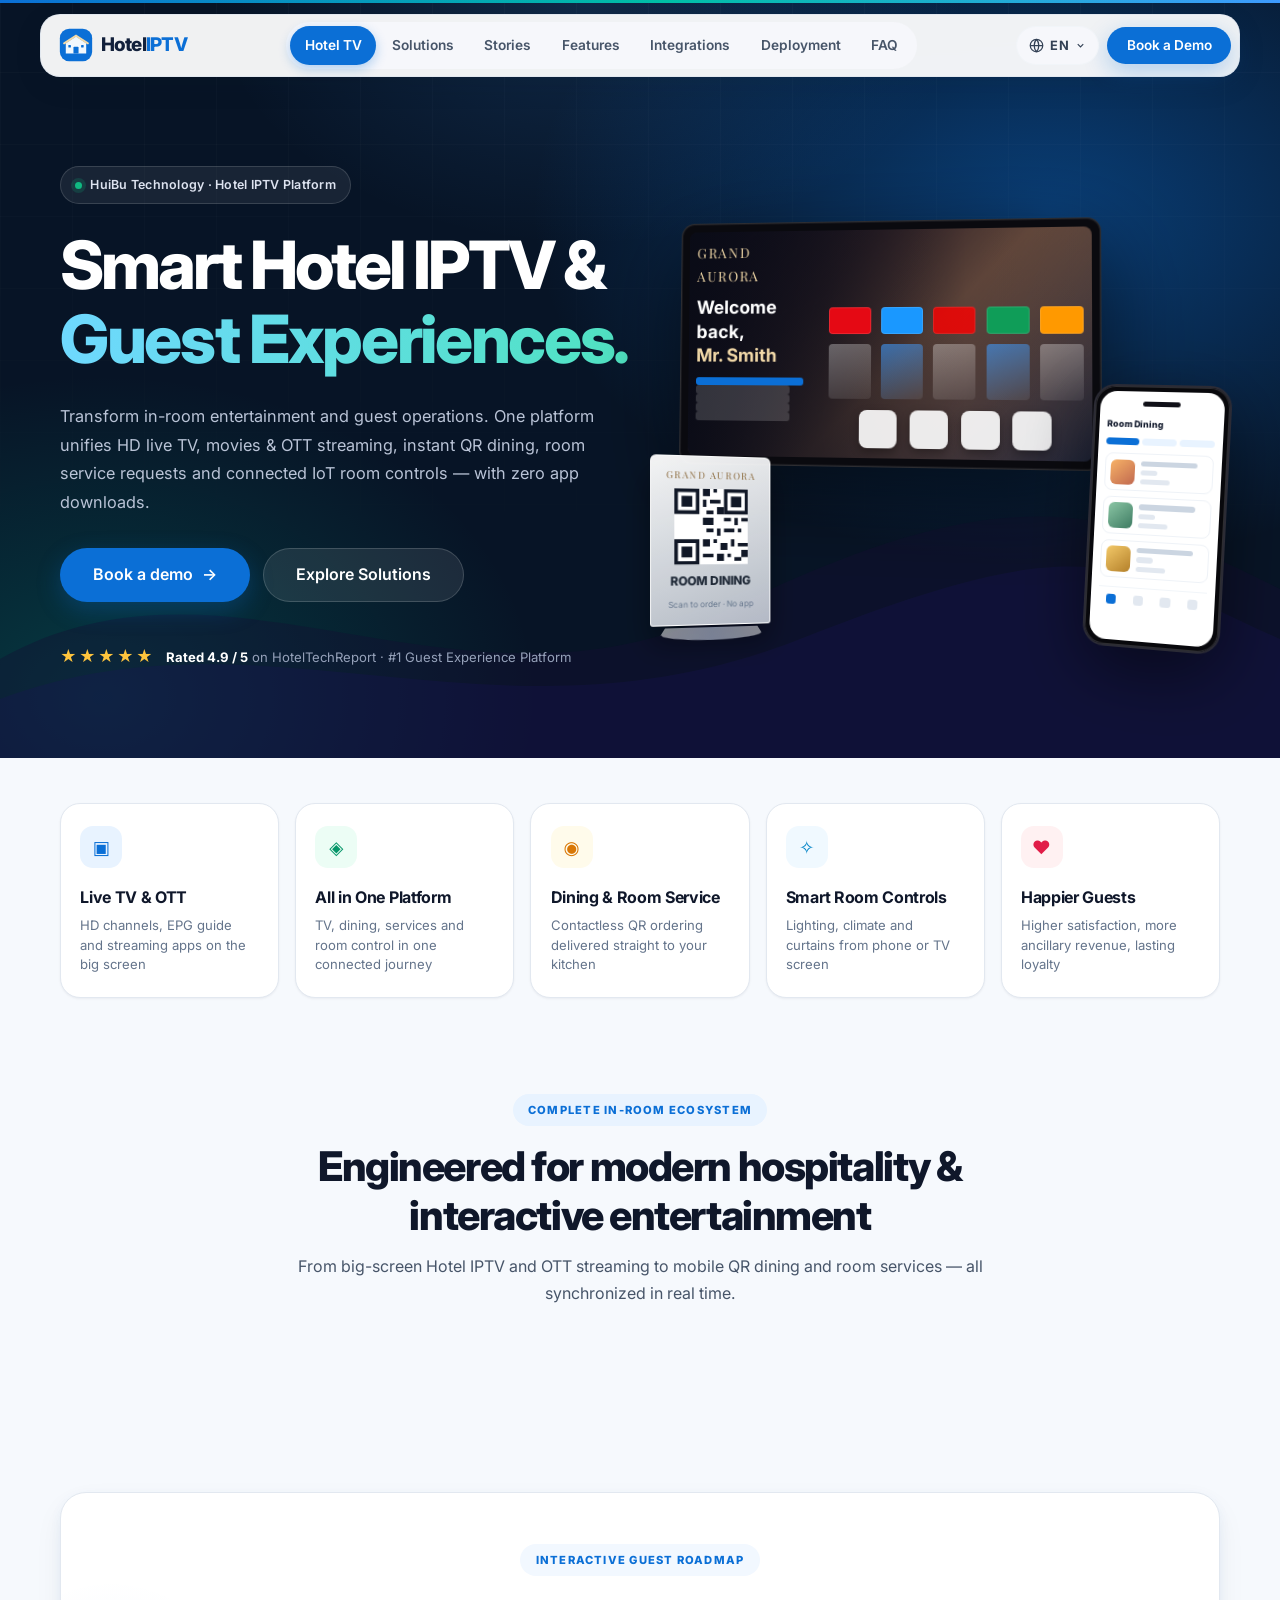
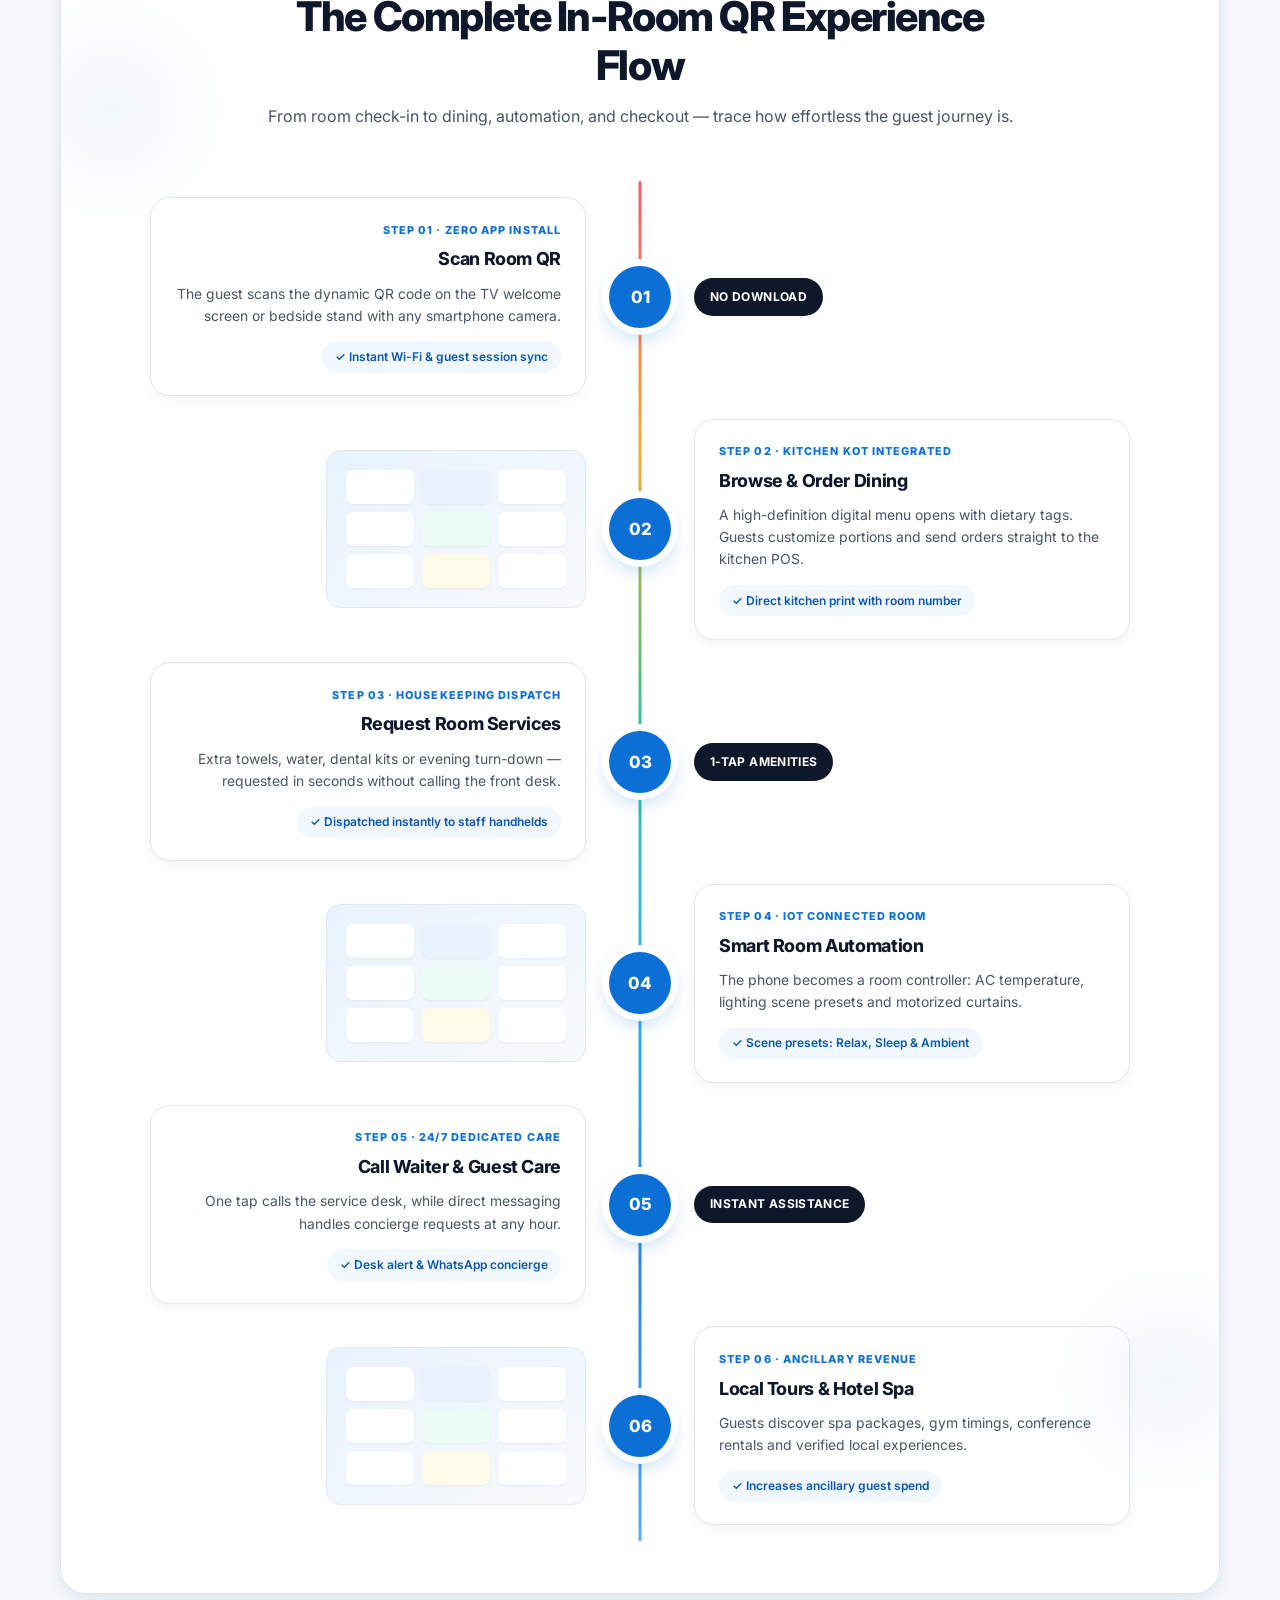
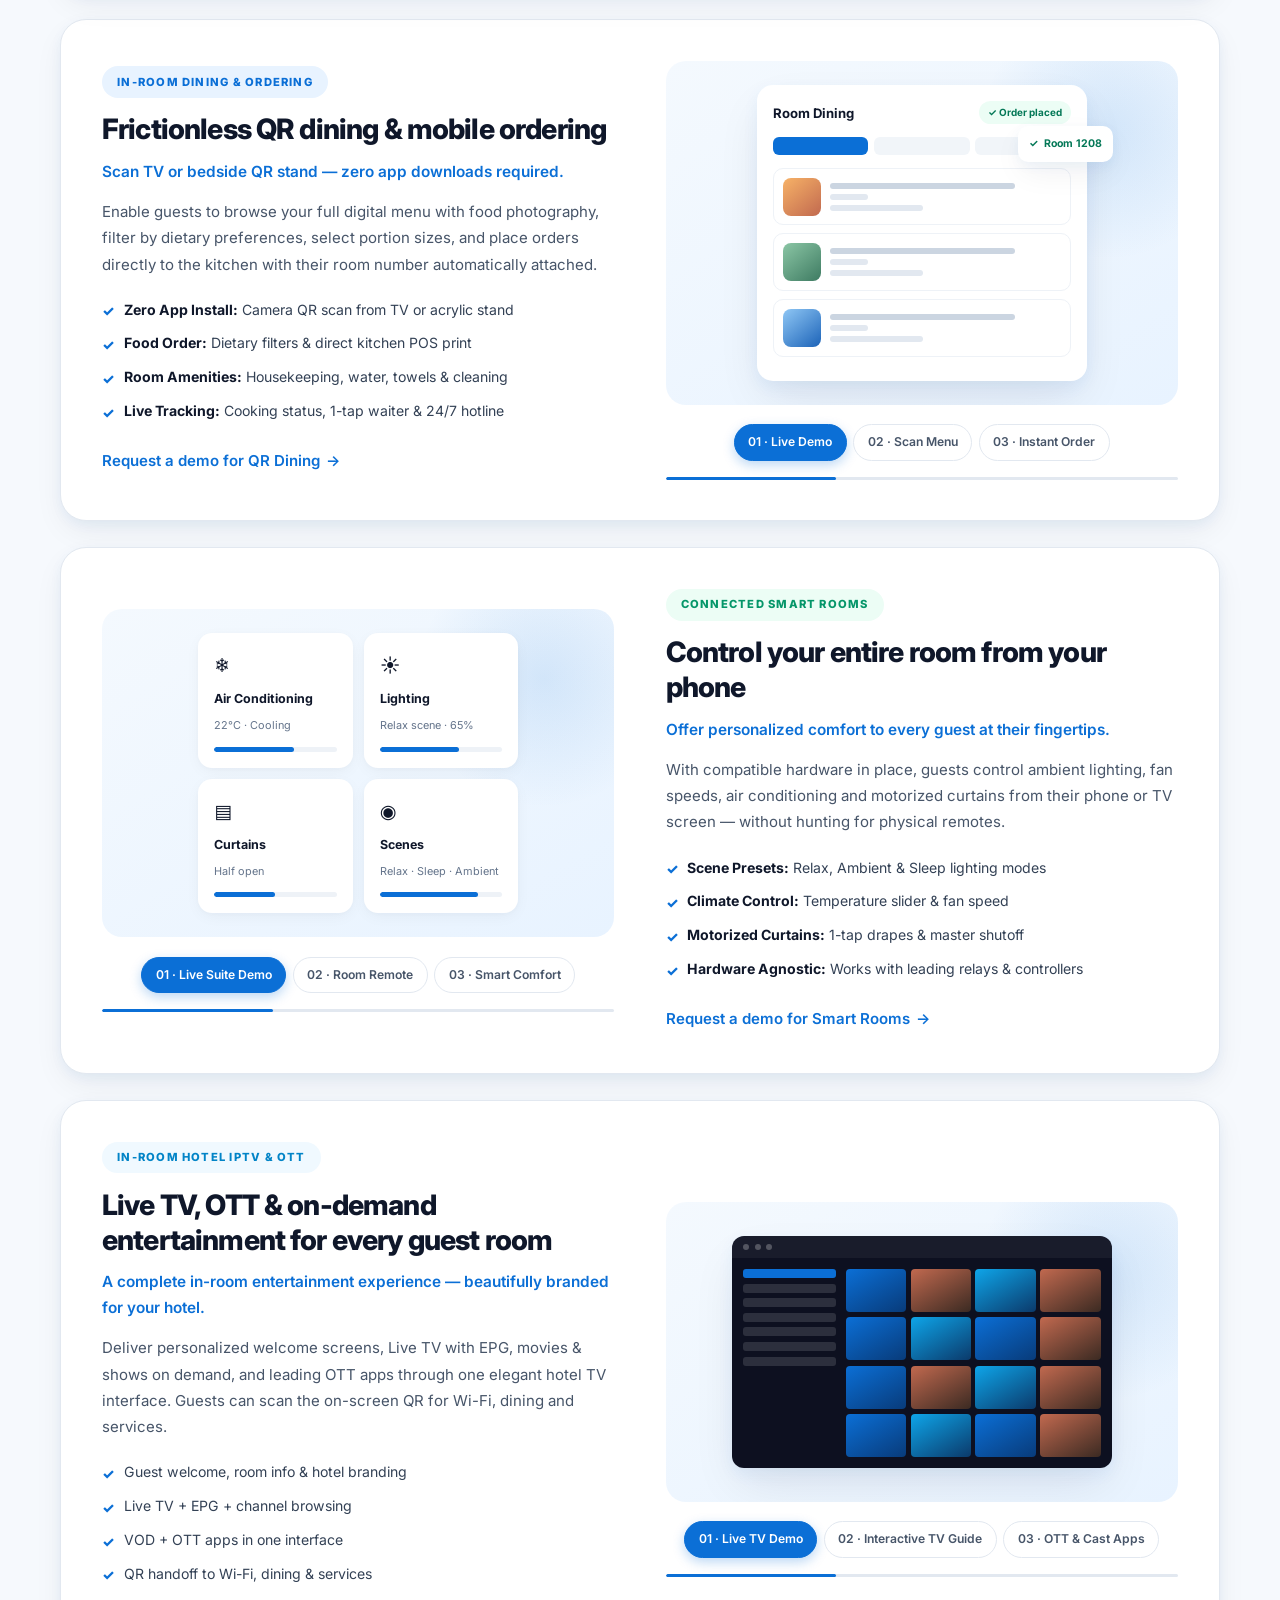
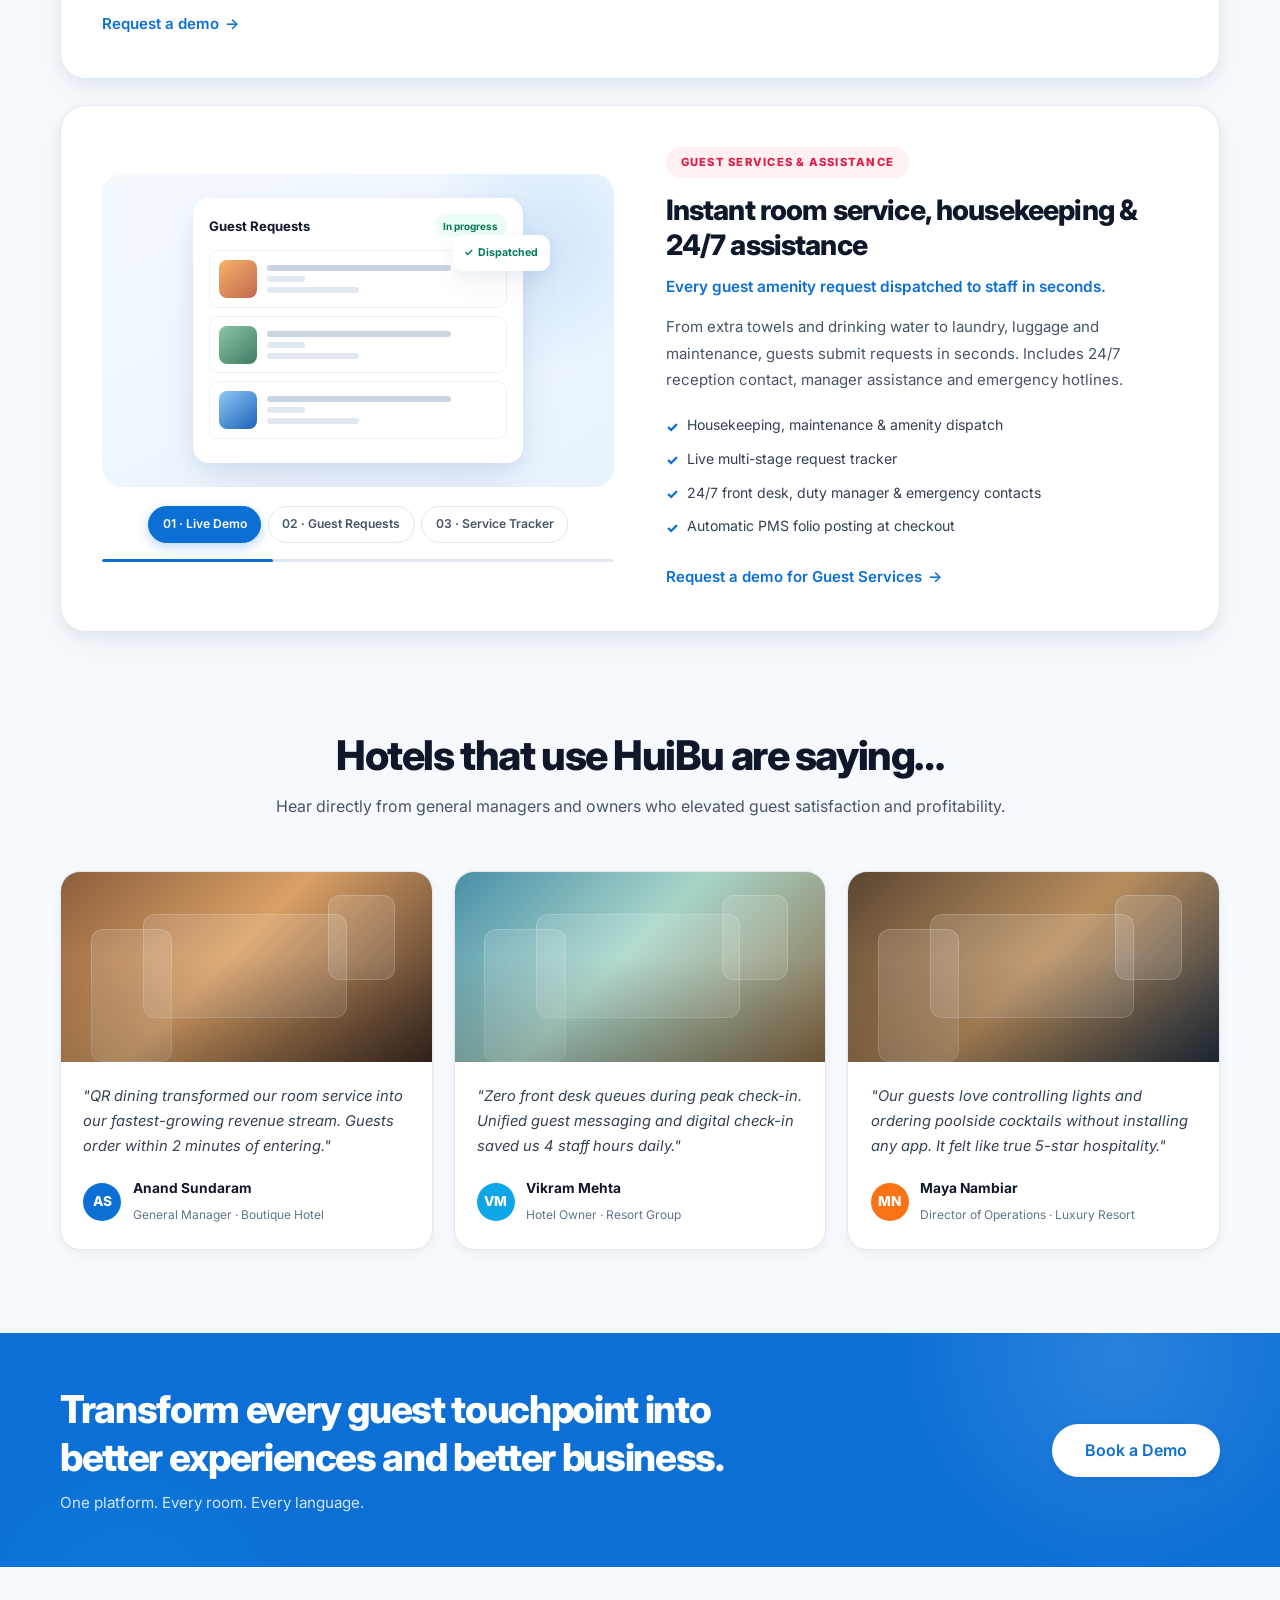
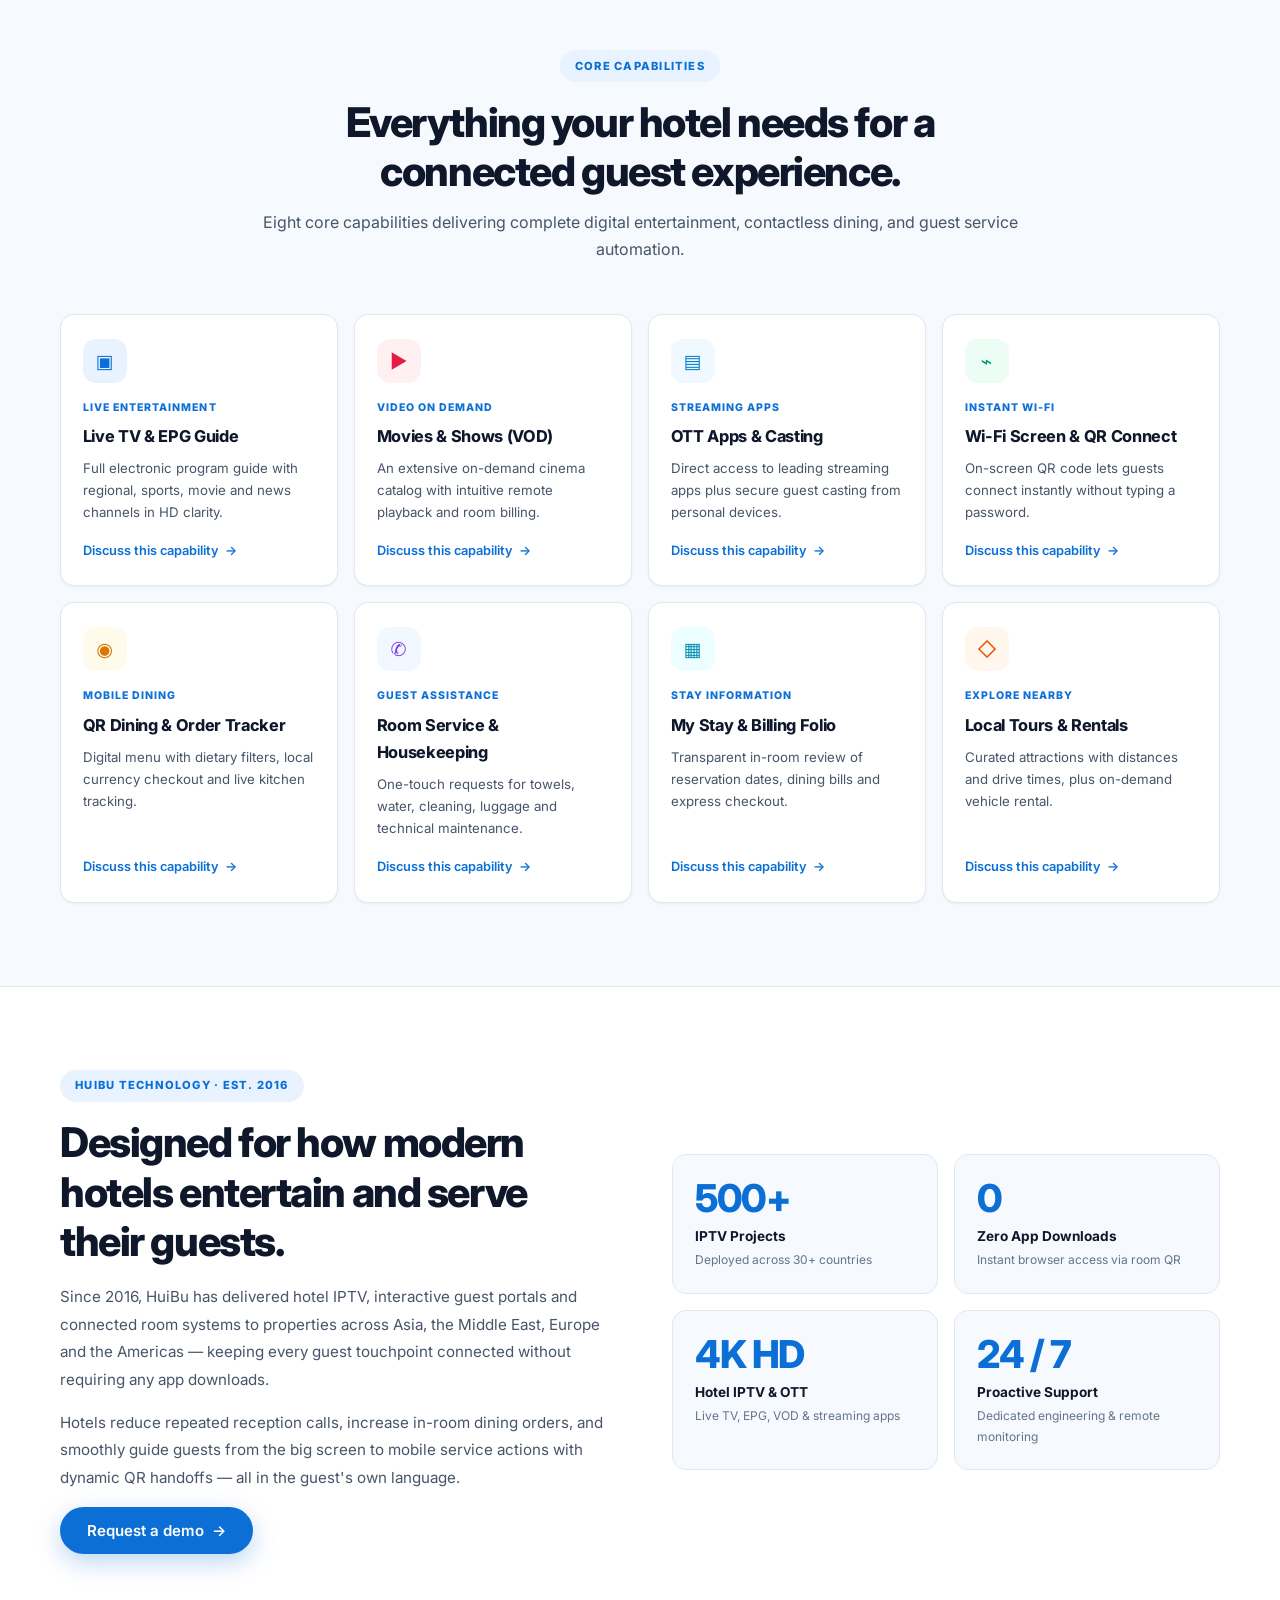
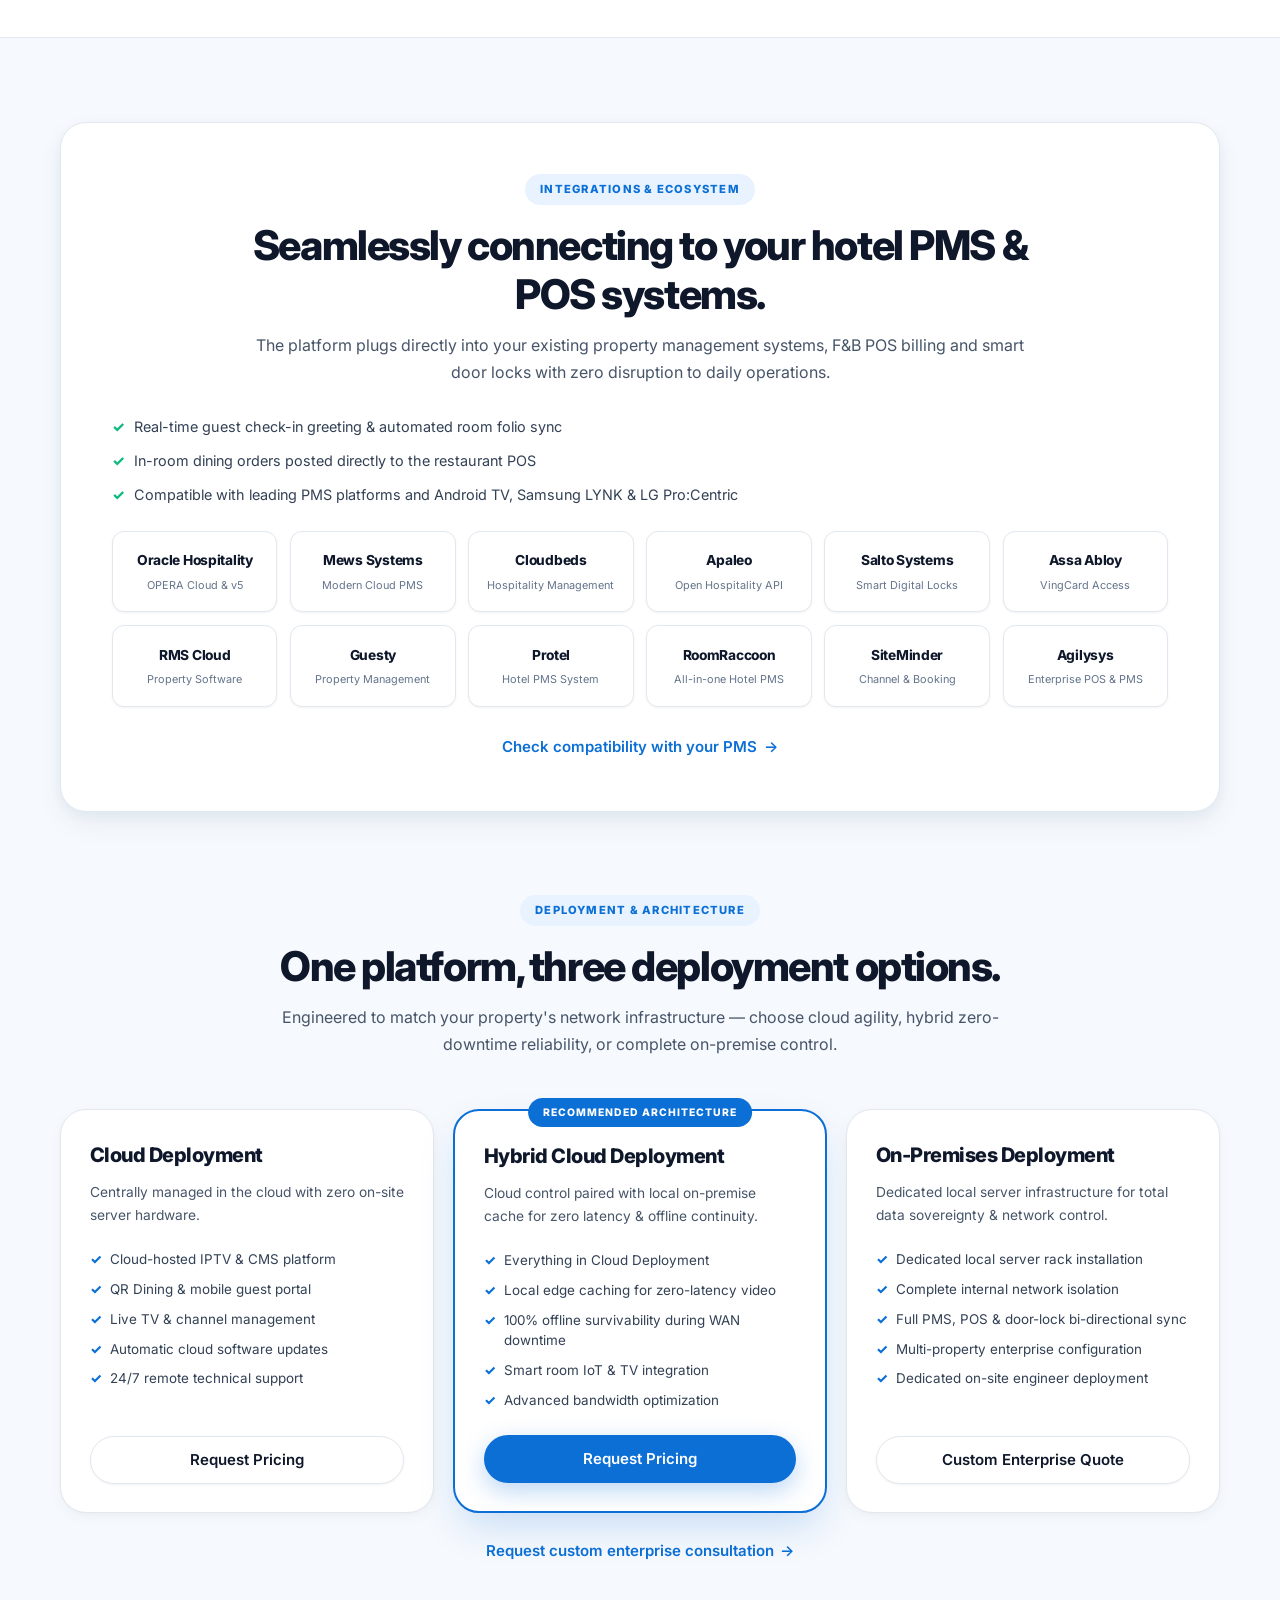
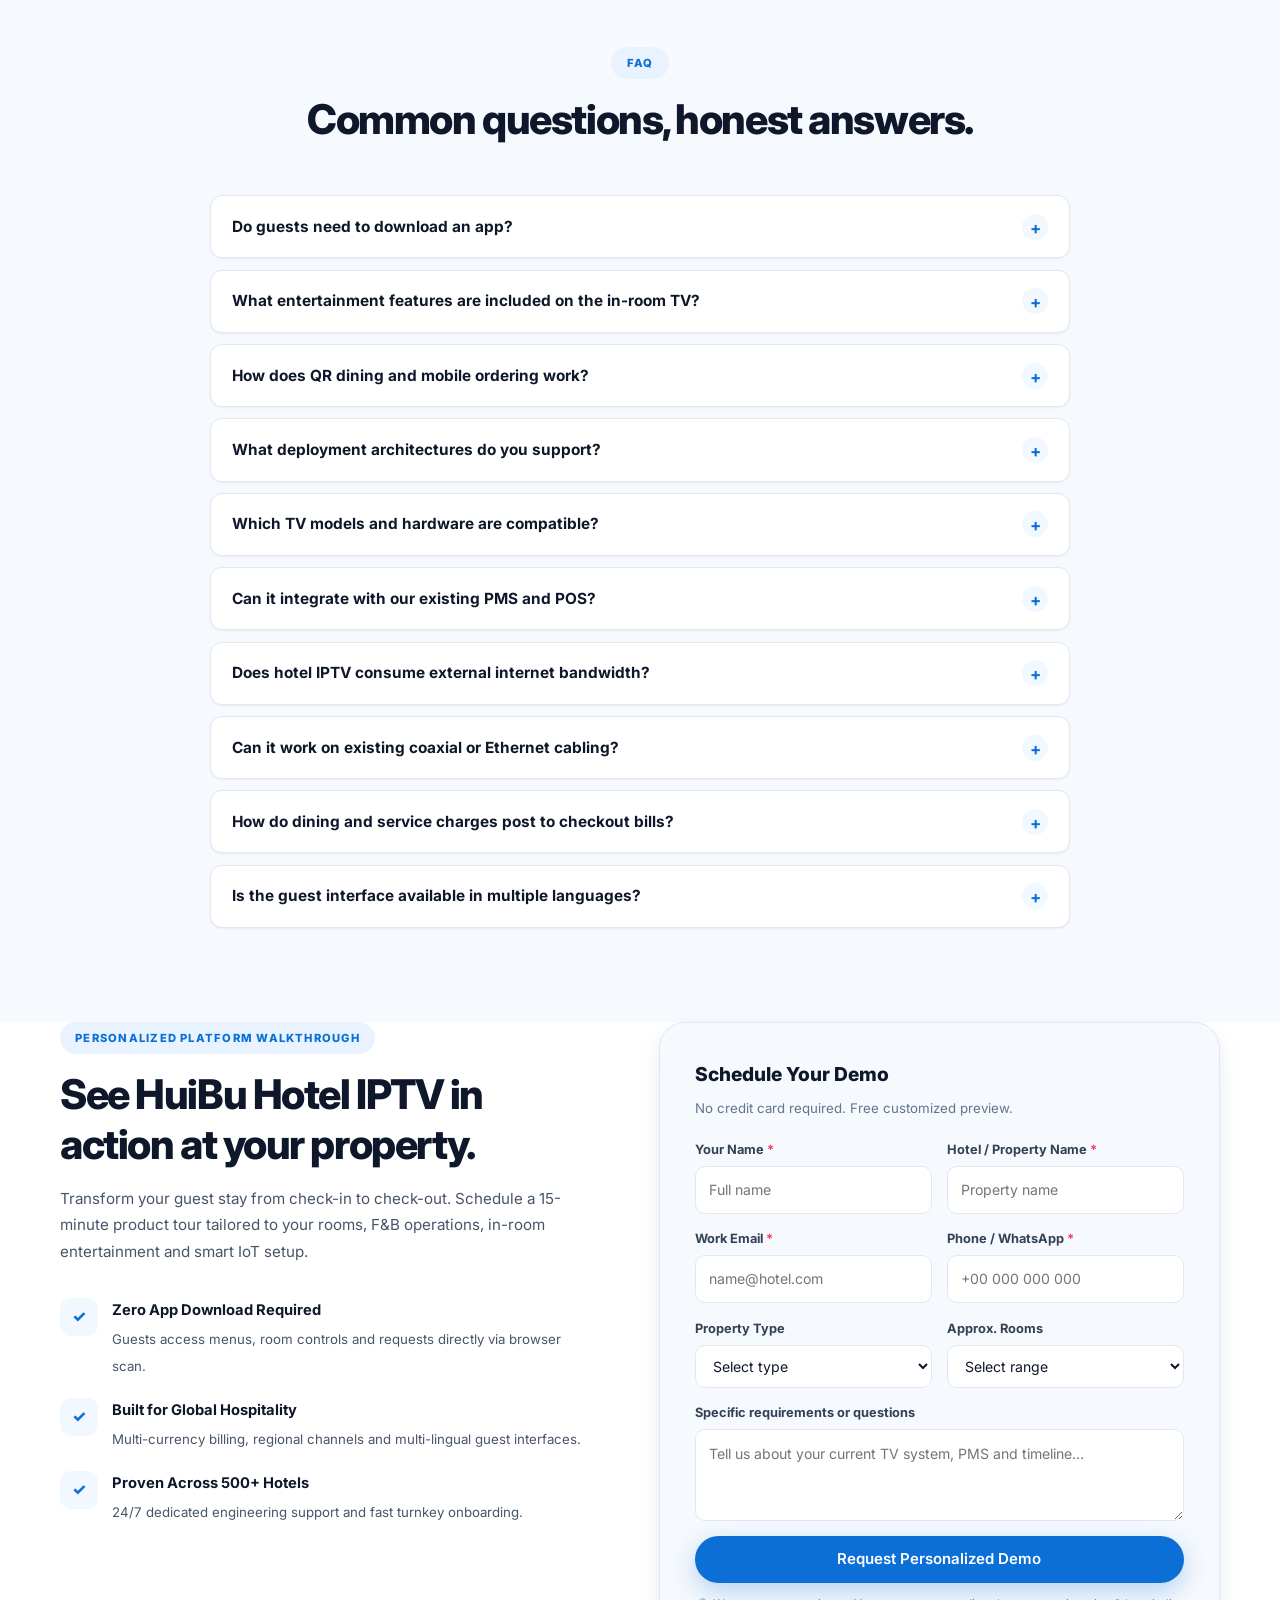
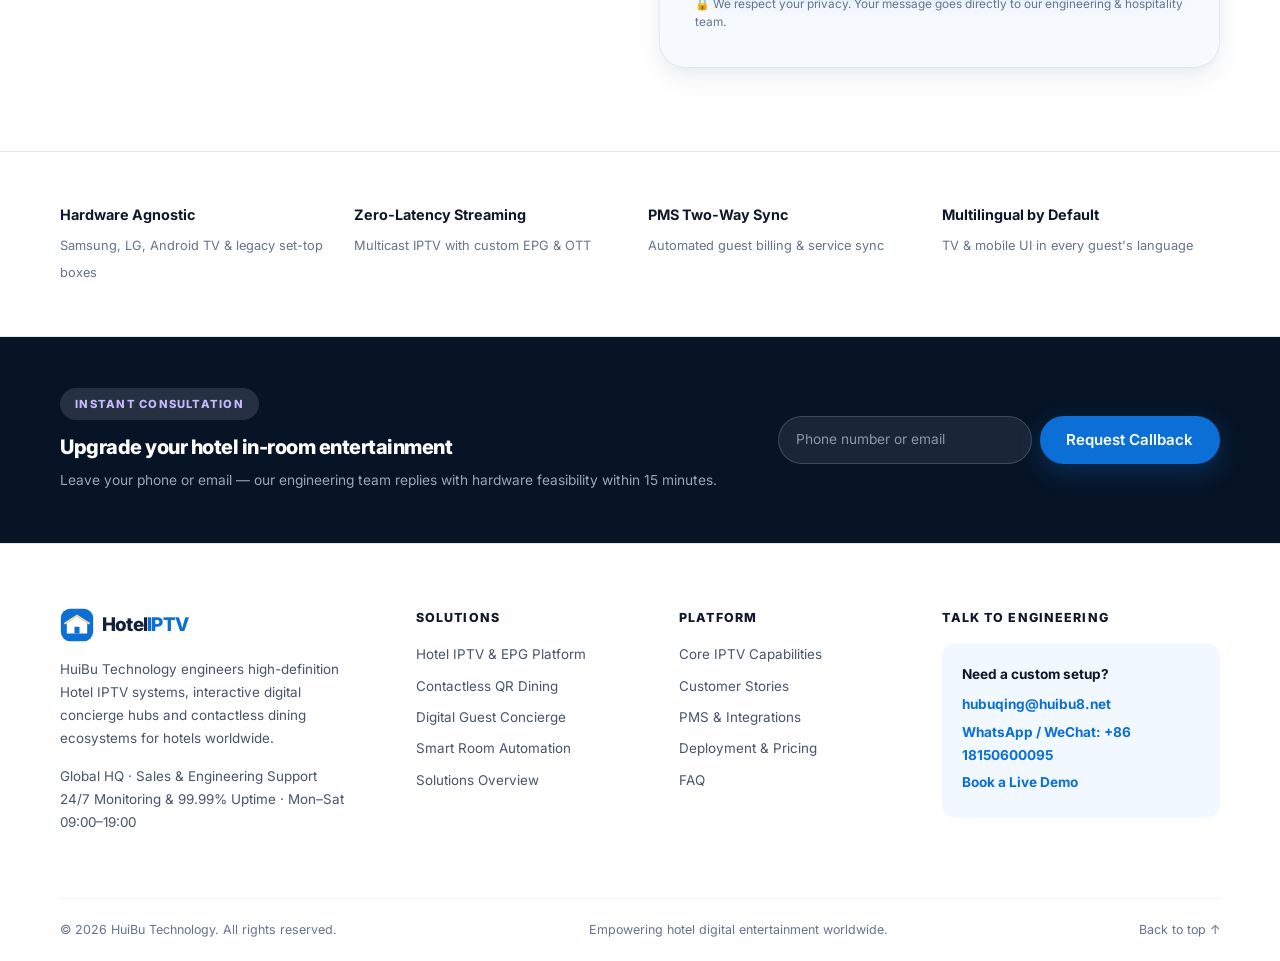
<file: index.html>
<!DOCTYPE html>
<html lang="en" dir="ltr">
<head>
<meta charset="UTF-8">
<meta name="viewport" content="width=device-width, initial-scale=1">
<title>Smart Hotel IPTV & Guest Experience Platform | HuiBu</title>
<meta name="description" content="All-in-one hotel IPTV, in-room entertainment, QR dining, digital concierge and smart room control. Multicast live TV, PMS integration, cloud or on-premise deployment.">
<meta name="theme-color" content="#0B6FD6">
<meta name="author" content="HuiBu Technology">
<link rel="canonical" href="https://hotel.hoteliptv.cc/">
<link rel="alternate" hreflang="en" href="https://hotel.hoteliptv.cc/?lang=en">
<link rel="alternate" hreflang="zh" href="https://hotel.hoteliptv.cc/?lang=zh">
<link rel="alternate" hreflang="es" href="https://hotel.hoteliptv.cc/?lang=es">
<link rel="alternate" hreflang="fr" href="https://hotel.hoteliptv.cc/?lang=fr">
<link rel="alternate" hreflang="de" href="https://hotel.hoteliptv.cc/?lang=de">
<link rel="alternate" hreflang="ar" href="https://hotel.hoteliptv.cc/?lang=ar">
<link rel="alternate" hreflang="x-default" href="https://hotel.hoteliptv.cc/">
<meta property="og:type" content="website">
<meta property="og:title" content="Smart Hotel IPTV & Guest Experience Platform | HuiBu">
<meta property="og:description" content="All-in-one hotel IPTV, QR dining, digital concierge and smart room control.">
<meta property="og:site_name" content="HuiBu Hotel IPTV">
<link rel="icon" href="assets/img/favicon.svg" type="image/svg+xml">
<link rel="preconnect" href="https://fonts.googleapis.com">
<link rel="preconnect" href="https://fonts.gstatic.com" crossorigin>
<link href="https://fonts.googleapis.com/css2?family=Inter:wght@400;500;600;700;800&family=Playfair+Display:ital,wght@1,500;1,600&display=swap" rel="stylesheet">
<link rel="stylesheet" href="assets/css/style.css">
<script type="application/ld+json">
{"@context":"https://schema.org","@type":"Organization","name":"HuiBu Technology","url":"https://hotel.hoteliptv.cc/","description":"Global provider of hotel IPTV, in-room entertainment and digital guest experience platforms.","contactPoint":{"@type":"ContactPoint","contactType":"sales","availableLanguage":["English","Chinese","Spanish","French","German","Arabic"]}}
</script>
</head>
<body>
<a class="skip-link" href="#main-content" data-i18n="a11y.skip">Skip to main content</a>

<!-- reusable QR glyph -->
<svg width="0" height="0" style="position:absolute" aria-hidden="true"><symbol id="qr-glyph" viewBox="0 0 21 21">
<rect width="21" height="21" fill="#fff"/>
<g fill="#111827">
<path d="M0 0h7v7H0zM1 1v5h5V1zM2 2h3v3H2zM14 0h7v7h-7zM15 1v5h5V1zM16 2h3v3h-3zM0 14h7v7H0zM1 15v5h5v-5zM2 16h3v3H2z"/>
<path d="M8 0h2v2H8zM11 0h1v1h-1zM8 3h1v2H8zM10 3h3v1h-3zM9 6h2v1H9zM12 5h2v2h-2zM14 8h2v1h-2zM17 8h1v2h-1zM19 8h2v1h-2zM8 8h3v2H8zM9 11h2v1H9zM12 11h1v2h-1zM14 11h3v1h-3zM18 11h1v1h-1zM8 14h2v2H8zM11 14h1v1h-1zM13 15h2v2h-2zM16 14h1v2h-1zM18 15h3v1h-3zM8 18h3v1H8zM12 18h2v2h-2zM15 18h1v1h-1zM17 19h2v1h-2zM19 17h2v2h-2z"/>
</g></symbol></svg>

<!-- ============ HEADER ============ -->
<header class="site-header" id="siteHeader">
  <div class="nav-shell">
    <a class="brand" href="#hero" aria-label="Home">
      <svg class="brand-mark" viewBox="0 0 40 40" aria-hidden="true">
        <rect x="1" y="1" width="38" height="38" rx="11" fill="#0B6FD6"/>
        <path d="M8 18l12-8 12 8v12H8V18z" fill="#fff" opacity=".95"/>
        <path d="M6 18l14-9 14 9" fill="none" stroke="#F2D9A8" stroke-width="2.4" stroke-linecap="round"/>
        <rect x="17" y="22" width="6" height="8" rx="1" fill="#0B6FD6"/>
        <rect x="11" y="20" width="3" height="3" rx=".6" fill="#0B6FD6"/>
        <rect x="26" y="20" width="3" height="3" rx=".6" fill="#0B6FD6"/>
      </svg>
      <span class="brand-name">Hotel<span>IPTV</span></span>
    </a>

    <nav class="nav-links" aria-label="Primary">
      <a href="#hero" class="active" data-i18n="nav.hotelTv">Hotel TV</a>
      <a href="#solutions" data-i18n="nav.solutions">Solutions</a>
      <a href="#stories" data-i18n="nav.stories">Stories</a>
      <a href="#features" data-i18n="nav.features">Features</a>
      <a href="#integrations" data-i18n="nav.integrations">Integrations</a>
      <a href="#pricing" data-i18n="nav.deployment">Deployment</a>
      <a href="#faq" data-i18n="nav.faq">FAQ</a>
    </nav>

    <div class="nav-actions">
      <div class="lang-switch" id="langSwitch">
        <button class="lang-btn" id="langBtn" aria-haspopup="true" aria-expanded="false" aria-label="Change language">
          <svg width="15" height="15" viewBox="0 0 24 24" fill="none" stroke="currentColor" stroke-width="2" aria-hidden="true"><circle cx="12" cy="12" r="10"/><path d="M2 12h20M12 2a15.3 15.3 0 0 1 0 20M12 2a15.3 15.3 0 0 0 0 20"/></svg>
          <span id="langCode">EN</span>
          <svg width="11" height="11" viewBox="0 0 24 24" fill="none" stroke="currentColor" stroke-width="2.5" aria-hidden="true"><path d="M6 9l6 6 6-6"/></svg>
        </button>
        <div class="lang-menu" id="langMenu" role="menu"></div>
      </div>
      <a href="#book-demo" class="btn btn-primary btn-sm" data-i18n="nav.bookDemo">Book a Demo</a>
      <button class="nav-toggle" id="navToggle" aria-label="Menu" aria-expanded="false"><span></span><span></span><span></span></button>
    </div>

    <nav class="mobile-menu" id="mobileMenu" aria-label="Mobile">
      <a href="#hero" data-i18n="nav.hotelTv">Hotel TV</a>
      <a href="#solutions" data-i18n="nav.solutions">Solutions</a>
      <a href="#stories" data-i18n="nav.stories">Stories</a>
      <a href="#features" data-i18n="nav.features">Features</a>
      <a href="#integrations" data-i18n="nav.integrations">Integrations</a>
      <a href="#pricing" data-i18n="nav.deployment">Deployment</a>
      <a href="#faq" data-i18n="nav.faq">FAQ</a>
      <a href="#book-demo" data-i18n="nav.bookDemo">Book a Demo</a>
    </nav>
  </div>
</header>

<main id="main-content">

<!-- ============ HERO ============ -->
<section class="hero" id="hero">
  <svg class="hero-wave" viewBox="0 0 1440 320" preserveAspectRatio="none" aria-hidden="true">
    <path d="M0 220 C 260 90, 520 300, 820 170 S 1240 60, 1440 150 L1440 320 L0 320Z" fill="#141033" opacity=".55"/>
    <path d="M0 260 C 300 160, 560 320, 900 200 S 1260 130, 1440 200 L1440 320 L0 320Z" fill="#1B1150" opacity=".5"/>
  </svg>
  <div class="container hero-grid">
    <div class="hero-copy">
      <span class="hero-badge"><span class="dot"></span><span data-i18n="hero.badge">HuiBu Technology · Hotel IPTV Platform</span></span>
      <h1><span data-i18n="hero.title1">Smart Hotel IPTV &amp;</span><em data-i18n="hero.title2">Guest Experiences.</em></h1>
      <p class="hero-lead" data-i18n="hero.lead">Transform in-room entertainment and guest operations. One platform unifies HD live TV, movies &amp; OTT streaming, instant QR dining, room service requests and connected IoT room controls — with zero app downloads.</p>
      <div class="hero-actions">
        <a href="#book-demo" class="btn btn-primary btn-lg" data-i18n="hero.cta1">Book a demo <span class="arrow">→</span></a>
        <a href="#solutions" class="btn btn-ghost-dark btn-lg" data-i18n="hero.cta2">Explore Solutions</a>
      </div>
      <div class="hero-rating">
        <span class="stars">★★★★★</span>
        <span><strong data-i18n="hero.ratingScore">Rated 4.9 / 5</strong> <span data-i18n="hero.ratingText">on HotelTechReport · #1 Guest Experience Platform</span></span>
      </div>
    </div>

    <div class="device-stage" aria-hidden="true">
      <div class="tv-wrap">
        <div class="tv-frame"><div class="tv-screen">
          <div class="tv-ui">
            <div class="tv-side">
              <div class="tv-hotel">GRAND AURORA</div>
              <div class="tv-welcome">Welcome back,<br><span>Mr. Smith</span></div>
              <div class="tv-menu"><i></i><i></i><i></i><i></i><i></i></div>
            </div>
            <div class="tv-main">
              <div class="tv-apps"><i></i><i></i><i></i><i></i><i></i></div>
              <div class="tv-tiles"><i></i><i></i><i></i><i></i><i></i></div>
              <div class="tv-dock"><i></i><i></i><i></i><i></i></div>
            </div>
          </div>
        </div></div>
      </div>

      <div class="qr-stand">
        <div class="stand-brand">GRAND AURORA</div>
        <svg viewBox="0 0 21 21" style="width:72%;margin:6% auto"><use href="#qr-glyph"/></svg>
        <div class="stand-title">ROOM DINING</div>
        <div class="stand-note">Scan to order · No app</div>
      </div>

      <div class="phone-wrap"><div class="phone-frame"><div class="phone-screen">
        <div class="phone-notch"></div>
        <div class="phone-head">Room Dining</div>
        <div class="phone-pill"><i></i><i></i><i></i></div>
        <div class="phone-card"><i></i><div class="phone-lines"><i></i><i></i><i></i></div></div>
        <div class="phone-card"><i class="b"></i><div class="phone-lines"><i></i><i></i><i></i></div></div>
        <div class="phone-card"><i class="c"></i><div class="phone-lines"><i></i><i></i><i></i></div></div>
        <div class="phone-tabbar"><i></i><i></i><i></i><i></i></div>
      </div></div></div>
    </div>
  </div>
</section>

<!-- ============ ECOSYSTEM STRIP ============ -->
<section class="eco-strip">
  <div class="container eco-grid">
    <div class="eco-card reveal"><div class="eco-icon" style="background:#E8F3FF;color:#0B6FD6">▣</div><h3 data-i18n="eco.1t">Live TV &amp; OTT</h3><p data-i18n="eco.1d">HD channels, EPG guide and streaming apps on the big screen</p></div>
    <div class="eco-card reveal"><div class="eco-icon" style="background:#ECFDF5;color:#059669">◈</div><h3 data-i18n="eco.2t">All in One Platform</h3><p data-i18n="eco.2d">TV, dining, services and room control in one connected journey</p></div>
    <div class="eco-card reveal"><div class="eco-icon" style="background:#FFFBEB;color:#D97706">◉</div><h3 data-i18n="eco.3t">Dining &amp; Room Service</h3><p data-i18n="eco.3d">Contactless QR ordering delivered straight to your kitchen</p></div>
    <div class="eco-card reveal"><div class="eco-icon" style="background:#F0F9FF;color:#0284C7">✧</div><h3 data-i18n="eco.4t">Smart Room Controls</h3><p data-i18n="eco.4d">Lighting, climate and curtains from phone or TV screen</p></div>
    <div class="eco-card reveal"><div class="eco-icon" style="background:#FFF1F2;color:#E11D48">♥</div><h3 data-i18n="eco.5t">Happier Guests</h3><p data-i18n="eco.5d">Higher satisfaction, more ancillary revenue, lasting loyalty</p></div>
  </div>
</section>

<!-- ============ INTRO HEAD ============ -->
<section class="section-tight">
  <div class="container section-head reveal">
    <span class="eyebrow" data-i18n="intro.eyebrow">Complete in-room ecosystem</span>
    <h2 data-i18n="intro.title">Engineered for modern hospitality &amp; interactive entertainment</h2>
    <p data-i18n="intro.sub">From big-screen Hotel IPTV and OTT streaming to mobile QR dining and room services — all synchronized in real time.</p>
  </div>
</section>

<!-- ============ ROADMAP + SOLUTIONS ============ -->
<section class="section" id="solutions">
  <div class="container">
    <div class="panel roadmap reveal">
      <div class="section-head">
        <span class="eyebrow soft" data-i18n="road.eyebrow">Interactive guest roadmap</span>
        <h2 data-i18n="road.title">The Complete In-Room QR Experience Flow</h2>
        <p data-i18n="road.sub">From room check-in to dining, automation, and checkout — trace how effortless the guest journey is.</p>
      </div>

      <div class="timeline">
        <div class="timeline-row">
          <div class="tl-card left"><div class="tl-step" data-i18n="road.1step">Step 01 · Zero app install</div><h3 data-i18n="road.1t">Scan Room QR</h3><p data-i18n="road.1d">The guest scans the dynamic QR code on the TV welcome screen or bedside stand with any smartphone camera.</p><span class="tl-chip" data-i18n="road.1chip">✓ Instant Wi-Fi &amp; guest session sync</span></div>
          <div class="tl-num">01</div>
          <div class="tl-visual right"><div class="tl-badge" data-i18n="road.badgeNoDownload">NO DOWNLOAD</div></div>
        </div>
        <div class="timeline-row">
          <div class="tl-visual"><div class="tl-illus"><i></i><i></i><i></i><i></i><i></i><i></i><i></i><i></i><i></i></div></div>
          <div class="tl-num">02</div>
          <div class="tl-card right"><div class="tl-step" data-i18n="road.2step">Step 02 · Kitchen KOT integrated</div><h3 data-i18n="road.2t">Browse &amp; Order Dining</h3><p data-i18n="road.2d">A high-definition digital menu opens with dietary tags. Guests customize portions and send orders straight to the kitchen POS.</p><span class="tl-chip" data-i18n="road.2chip">✓ Direct kitchen print with room number</span></div>
        </div>
        <div class="timeline-row">
          <div class="tl-card left"><div class="tl-step" data-i18n="road.3step">Step 03 · Housekeeping dispatch</div><h3 data-i18n="road.3t">Request Room Services</h3><p data-i18n="road.3d">Extra towels, water, dental kits or evening turn-down — requested in seconds without calling the front desk.</p><span class="tl-chip" data-i18n="road.3chip">✓ Dispatched instantly to staff handhelds</span></div>
          <div class="tl-num">03</div>
          <div class="tl-visual right"><span class="tl-badge" data-i18n="road.badge1Tap">1-TAP AMENITIES</span></div>
        </div>
        <div class="timeline-row">
          <div class="tl-visual"><div class="tl-illus"><i></i><i></i><i></i><i></i><i></i><i></i><i></i><i></i><i></i></div></div>
          <div class="tl-num">04</div>
          <div class="tl-card right"><div class="tl-step" data-i18n="road.4step">Step 04 · IoT connected room</div><h3 data-i18n="road.4t">Smart Room Automation</h3><p data-i18n="road.4d">The phone becomes a room controller: AC temperature, lighting scene presets and motorized curtains.</p><span class="tl-chip" data-i18n="road.4chip">✓ Scene presets: Relax, Sleep &amp; Ambient</span></div>
        </div>
        <div class="timeline-row">
          <div class="tl-card left"><div class="tl-step" data-i18n="road.5step">Step 05 · 24/7 dedicated care</div><h3 data-i18n="road.5t">Call Waiter &amp; Guest Care</h3><p data-i18n="road.5d">One tap calls the service desk, while direct messaging handles concierge requests at any hour.</p><span class="tl-chip" data-i18n="road.5chip">✓ Desk alert &amp; WhatsApp concierge</span></div>
          <div class="tl-num">05</div>
          <div class="tl-visual right"><span class="tl-badge" data-i18n="road.badgeCare">INSTANT ASSISTANCE</span></div>
        </div>
        <div class="timeline-row">
          <div class="tl-visual"><div class="tl-illus"><i></i><i></i><i></i><i></i><i></i><i></i><i></i><i></i><i></i></div></div>
          <div class="tl-num">06</div>
          <div class="tl-card right"><div class="tl-step" data-i18n="road.6step">Step 06 · Ancillary revenue</div><h3 data-i18n="road.6t">Local Tours &amp; Hotel Spa</h3><p data-i18n="road.6d">Guests discover spa packages, gym timings, conference rentals and verified local experiences.</p><span class="tl-chip" data-i18n="road.6chip">✓ Increases ancillary guest spend</span></div>
        </div>
      </div>
    </div>

    <!-- solution split cards -->
    <div class="solution-stack" style="margin-top:1.6rem">

      <article class="split reveal" data-steps>
        <div class="split-copy">
          <span class="eyebrow" data-i18n="sol1.eyebrow">In-room dining &amp; ordering</span>
          <h3 data-i18n="sol1.title">Frictionless QR dining &amp; mobile ordering</h3>
          <p class="accent" data-i18n="sol1.accent">Scan TV or bedside QR stand — zero app downloads required.</p>
          <p class="body" data-i18n="sol1.body">Enable guests to browse your full digital menu with food photography, filter by dietary preferences, select portion sizes, and place orders directly to the kitchen with their room number automatically attached.</p>
          <ul class="check-list">
            <li><span class="tick">✓</span><span data-i18n="sol1.li1"><strong>Zero App Install:</strong> Camera QR scan from TV or acrylic stand</span></li>
            <li><span class="tick">✓</span><span data-i18n="sol1.li2"><strong>Food Order:</strong> Dietary filters &amp; direct kitchen POS print</span></li>
            <li><span class="tick">✓</span><span data-i18n="sol1.li3"><strong>Room Amenities:</strong> Housekeeping, water, towels &amp; cleaning</span></li>
            <li><span class="tick">✓</span><span data-i18n="sol1.li4"><strong>Live Tracking:</strong> Cooking status, 1-tap waiter &amp; 24/7 hotline</span></li>
          </ul>
          <a href="#book-demo" class="text-link" data-i18n="sol1.cta">Request a demo for QR Dining <span class="arrow">→</span></a>
        </div>
        <div>
          <div class="split-visual">
            <div class="ui-mock">
              <div class="ui-mock-head"><b data-i18n="ui.dining">Room Dining</b><span data-i18n="ui.orderPlaced">✓ Order placed</span></div>
              <div class="ui-mock-tabs"><i></i><i></i><i></i></div>
              <div class="ui-mock-row"><i></i><div class="ui-mock-lines"><i></i><i></i><i></i></div></div>
              <div class="ui-mock-row"><i class="b"></i><div class="ui-mock-lines"><i></i><i></i><i></i></div></div>
              <div class="ui-mock-row"><i class="c"></i><div class="ui-mock-lines"><i></i><i></i><i></i></div></div>
              <div class="ui-mock-float">✓ <span data-i18n="ui.roomNo">Room 1208</span></div>
            </div>
          </div>
          <div class="demo-steps" data-step-buttons>
            <button class="active">01 · <span data-i18n="step.liveDemo">Live Demo</span></button>
            <button>02 · <span data-i18n="step.scanMenu">Scan Menu</span></button>
            <button>03 · <span data-i18n="step.instantOrder">Instant Order</span></button>
          </div>
          <div class="demo-progress"><i></i></div>
        </div>
      </article>

      <article class="split reverse reveal" data-steps>
        <div class="split-copy">
          <span class="eyebrow" style="background:#ECFDF5;color:#059669" data-i18n="sol2.eyebrow">Connected smart rooms</span>
          <h3 data-i18n="sol2.title">Control your entire room from your phone</h3>
          <p class="accent" data-i18n="sol2.accent">Offer personalized comfort to every guest at their fingertips.</p>
          <p class="body" data-i18n="sol2.body">With compatible hardware in place, guests control ambient lighting, fan speeds, air conditioning and motorized curtains from their phone or TV screen — without hunting for physical remotes.</p>
          <ul class="check-list">
            <li><span class="tick">✓</span><span data-i18n="sol2.li1"><strong>Scene Presets:</strong> Relax, Ambient &amp; Sleep lighting modes</span></li>
            <li><span class="tick">✓</span><span data-i18n="sol2.li2"><strong>Climate Control:</strong> Temperature slider &amp; fan speed</span></li>
            <li><span class="tick">✓</span><span data-i18n="sol2.li3"><strong>Motorized Curtains:</strong> 1-tap drapes &amp; master shutoff</span></li>
            <li><span class="tick">✓</span><span data-i18n="sol2.li4"><strong>Hardware Agnostic:</strong> Works with leading relays &amp; controllers</span></li>
          </ul>
          <a href="#book-demo" class="text-link" data-i18n="sol2.cta">Request a demo for Smart Rooms <span class="arrow">→</span></a>
        </div>
        <div>
          <div class="split-visual">
            <div class="room-controls">
              <div class="room-ctrl"><div class="ic">❄</div><b data-i18n="ui.ac">Air Conditioning</b><span>22°C · <span data-i18n="ui.cooling">Cooling</span></span><div class="bar"><i></i></div></div>
              <div class="room-ctrl"><div class="ic">☀</div><b data-i18n="ui.lighting">Lighting</b><span data-i18n="ui.relaxScene">Relax scene · 65%</span><div class="bar"><i style="width:65%"></i></div></div>
              <div class="room-ctrl"><div class="ic">▤</div><b data-i18n="ui.curtains">Curtains</b><span data-i18n="ui.halfOpen">Half open</span><div class="bar"><i style="width:50%"></i></div></div>
              <div class="room-ctrl"><div class="ic">◉</div><b data-i18n="ui.scenes">Scenes</b><span>Relax · Sleep · Ambient</span><div class="bar"><i style="width:80%"></i></div></div>
            </div>
          </div>
          <div class="demo-steps" data-step-buttons>
            <button class="active">01 · <span data-i18n="step.suiteDemo">Live Suite Demo</span></button>
            <button>02 · <span data-i18n="step.roomRemote">Room Remote</span></button>
            <button>03 · <span data-i18n="step.smartComfort">Smart Comfort</span></button>
          </div>
          <div class="demo-progress"><i></i></div>
        </div>
      </article>

      <article class="split reveal" data-steps>
        <div class="split-copy">
          <span class="eyebrow" style="background:#F0F9FF;color:#0284C7" data-i18n="sol3.eyebrow">In-room hotel IPTV &amp; OTT</span>
          <h3 data-i18n="sol3.title">Live TV, OTT &amp; on-demand entertainment for every guest room</h3>
          <p class="accent" data-i18n="sol3.accent">A complete in-room entertainment experience — beautifully branded for your hotel.</p>
          <p class="body" data-i18n="sol3.body">Deliver personalized welcome screens, Live TV with EPG, movies &amp; shows on demand, and leading OTT apps through one elegant hotel TV interface. Guests can scan the on-screen QR for Wi-Fi, dining and services.</p>
          <ul class="check-list">
            <li><span class="tick">✓</span><span data-i18n="sol3.li1">Guest welcome, room info &amp; hotel branding</span></li>
            <li><span class="tick">✓</span><span data-i18n="sol3.li2">Live TV + EPG + channel browsing</span></li>
            <li><span class="tick">✓</span><span data-i18n="sol3.li3">VOD + OTT apps in one interface</span></li>
            <li><span class="tick">✓</span><span data-i18n="sol3.li4">QR handoff to Wi-Fi, dining &amp; services</span></li>
          </ul>
          <a href="#book-demo" class="text-link" data-i18n="common.requestDemo">Request a demo <span class="arrow">→</span></a>
        </div>
        <div>
          <div class="split-visual">
            <div class="ui-tv">
              <div class="ui-tv-bar"><i></i><i></i><i></i></div>
              <div class="ui-tv-body">
                <div class="ui-tv-side"><i></i><i></i><i></i><i></i><i></i><i></i><i></i></div>
                <div class="ui-tv-main">
                  <div class="ui-tv-grid"><i></i><i></i><i></i><i></i><i></i><i></i><i></i><i></i></div>
                  <div class="ui-tv-grid"><i></i><i></i><i></i><i></i><i></i><i></i><i></i><i></i></div>
                </div>
              </div>
            </div>
          </div>
          <div class="demo-steps" data-step-buttons>
            <button class="active">01 · <span data-i18n="step.tvDemo">Live TV Demo</span></button>
            <button>02 · <span data-i18n="step.tvGuide">Interactive TV Guide</span></button>
            <button>03 · <span data-i18n="step.ottApps">OTT &amp; Cast Apps</span></button>
          </div>
          <div class="demo-progress"><i></i></div>
        </div>
      </article>

      <article class="split reverse reveal" data-steps>
        <div class="split-copy">
          <span class="eyebrow" style="background:#FFF1F2;color:#E11D48" data-i18n="sol4.eyebrow">Guest services &amp; assistance</span>
          <h3 data-i18n="sol4.title">Instant room service, housekeeping &amp; 24/7 assistance</h3>
          <p class="accent" data-i18n="sol4.accent">Every guest amenity request dispatched to staff in seconds.</p>
          <p class="body" data-i18n="sol4.body">From extra towels and drinking water to laundry, luggage and maintenance, guests submit requests in seconds. Includes 24/7 reception contact, manager assistance and emergency hotlines.</p>
          <ul class="check-list">
            <li><span class="tick">✓</span><span data-i18n="sol4.li1">Housekeeping, maintenance &amp; amenity dispatch</span></li>
            <li><span class="tick">✓</span><span data-i18n="sol4.li2">Live multi-stage request tracker</span></li>
            <li><span class="tick">✓</span><span data-i18n="sol4.li3">24/7 front desk, duty manager &amp; emergency contacts</span></li>
            <li><span class="tick">✓</span><span data-i18n="sol4.li4">Automatic PMS folio posting at checkout</span></li>
          </ul>
          <a href="#book-demo" class="text-link" data-i18n="sol4.cta">Request a demo for Guest Services <span class="arrow">→</span></a>
        </div>
        <div>
          <div class="split-visual">
            <div class="ui-mock">
              <div class="ui-mock-head"><b data-i18n="ui.requests">Guest Requests</b><span data-i18n="ui.inProgress">In progress</span></div>
              <div class="ui-mock-row"><i></i><div class="ui-mock-lines"><i></i><i></i><i></i></div></div>
              <div class="ui-mock-row"><i class="b"></i><div class="ui-mock-lines"><i></i><i></i><i></i></div></div>
              <div class="ui-mock-row"><i class="c"></i><div class="ui-mock-lines"><i></i><i></i><i></i></div></div>
              <div class="ui-mock-float">✓ <span data-i18n="ui.dispatched">Dispatched</span></div>
            </div>
          </div>
          <div class="demo-steps" data-step-buttons>
            <button class="active">01 · <span data-i18n="step.liveDemo">Live Demo</span></button>
            <button>02 · <span data-i18n="step.guestRequests">Guest Requests</span></button>
            <button>03 · <span data-i18n="step.serviceTracker">Service Tracker</span></button>
          </div>
          <div class="demo-progress"><i></i></div>
        </div>
      </article>

    </div>
  </div>
</section>

<!-- ============ STORIES ============ -->
<section class="section" id="stories" style="padding-top:0">
  <div class="container">
    <div class="section-head reveal">
      <h2 data-i18n="stories.title">Hotels that use HuiBu are saying…</h2>
      <p data-i18n="stories.sub">Hear directly from general managers and owners who elevated guest satisfaction and profitability.</p>
    </div>
    <div class="story-grid">
      <article class="story-card reveal"><div class="story-photo s1"><span class="shape a"></span><span class="shape b"></span><span class="shape c"></span></div><div class="story-body"><p class="story-quote" data-i18n="stories.q1">"QR dining transformed our room service into our fastest-growing revenue stream. Guests order within 2 minutes of entering."</p><div class="story-person"><div class="avatar" style="background:#0B6FD6">AS</div><div><b data-i18n="stories.n1">Anand Sundaram</b><span data-i18n="stories.r1">General Manager · Boutique Hotel</span></div></div></div></article>
      <article class="story-card reveal"><div class="story-photo s2"><span class="shape a"></span><span class="shape b"></span><span class="shape c"></span></div><div class="story-body"><p class="story-quote" data-i18n="stories.q2">"Zero front desk queues during peak check-in. Unified guest messaging and digital check-in saved us 4 staff hours daily."</p><div class="story-person"><div class="avatar" style="background:#0EA5E9">VM</div><div><b data-i18n="stories.n2">Vikram Mehta</b><span data-i18n="stories.r2">Hotel Owner · Resort Group</span></div></div></div></article>
      <article class="story-card reveal"><div class="story-photo s3"><span class="shape a"></span><span class="shape b"></span><span class="shape c"></span></div><div class="story-body"><p class="story-quote" data-i18n="stories.q3">"Our guests love controlling lights and ordering poolside cocktails without installing any app. It felt like true 5-star hospitality."</p><div class="story-person"><div class="avatar" style="background:#F97316">MN</div><div><b data-i18n="stories.n3">Maya Nambiar</b><span data-i18n="stories.r3">Director of Operations · Luxury Resort</span></div></div></div></article>
    </div>
  </div>
</section>

<!-- ============ CTA ============ -->
<section class="cta-band section-tight">
  <div class="container cta-inner">
    <div><h2 data-i18n="cta.title">Transform every guest touchpoint into better experiences and better business.</h2><p data-i18n="cta.sub">One platform. Every room. Every language.</p></div>
    <a href="#book-demo" class="btn btn-white btn-lg" data-i18n="nav.bookDemo">Book a Demo</a>
  </div>
</section>

<!-- ============ FEATURES ============ -->
<section class="section" id="features">
  <div class="container">
    <div class="section-head reveal">
      <span class="eyebrow" data-i18n="feat.eyebrow">Core capabilities</span>
      <h2 data-i18n="feat.title">Everything your hotel needs for a connected guest experience.</h2>
      <p data-i18n="feat.sub">Eight core capabilities delivering complete digital entertainment, contactless dining, and guest service automation.</p>
    </div>
    <div class="feature-grid">
      <article class="feature-card reveal"><div class="feature-ic" style="background:#E8F3FF;color:#0B6FD6">▣</div><div class="feature-tag" data-i18n="feat.1tag">Live entertainment</div><h3 data-i18n="feat.1t">Live TV &amp; EPG Guide</h3><p data-i18n="feat.1d">Full electronic program guide with regional, sports, movie and news channels in HD clarity.</p><a href="#book-demo" class="text-link" data-i18n="common.discuss">Discuss this capability <span class="arrow">→</span></a></article>
      <article class="feature-card reveal"><div class="feature-ic" style="background:#FFF1F2;color:#E11D48">▶</div><div class="feature-tag" data-i18n="feat.2tag">Video on demand</div><h3 data-i18n="feat.2t">Movies &amp; Shows (VOD)</h3><p data-i18n="feat.2d">An extensive on-demand cinema catalog with intuitive remote playback and room billing.</p><a href="#book-demo" class="text-link" data-i18n="common.discuss">Discuss this capability <span class="arrow">→</span></a></article>
      <article class="feature-card reveal"><div class="feature-ic" style="background:#F0F9FF;color:#0284C7">▤</div><div class="feature-tag" data-i18n="feat.3tag">Streaming apps</div><h3 data-i18n="feat.3t">OTT Apps &amp; Casting</h3><p data-i18n="feat.3d">Direct access to leading streaming apps plus secure guest casting from personal devices.</p><a href="#book-demo" class="text-link" data-i18n="common.discuss">Discuss this capability <span class="arrow">→</span></a></article>
      <article class="feature-card reveal"><div class="feature-ic" style="background:#ECFDF5;color:#059669">⌁</div><div class="feature-tag" data-i18n="feat.4tag">Instant Wi-Fi</div><h3 data-i18n="feat.4t">Wi-Fi Screen &amp; QR Connect</h3><p data-i18n="feat.4d">On-screen QR code lets guests connect instantly without typing a password.</p><a href="#book-demo" class="text-link" data-i18n="common.discuss">Discuss this capability <span class="arrow">→</span></a></article>
      <article class="feature-card reveal"><div class="feature-ic" style="background:#FFFBEB;color:#D97706">◉</div><div class="feature-tag" data-i18n="feat.5tag">Mobile dining</div><h3 data-i18n="feat.5t">QR Dining &amp; Order Tracker</h3><p data-i18n="feat.5d">Digital menu with dietary filters, local currency checkout and live kitchen tracking.</p><a href="#book-demo" class="text-link" data-i18n="common.discuss">Discuss this capability <span class="arrow">→</span></a></article>
      <article class="feature-card reveal"><div class="feature-ic" style="background:#F2F8FF;color:#7C3AED">✆</div><div class="feature-tag" data-i18n="feat.6tag">Guest assistance</div><h3 data-i18n="feat.6t">Room Service &amp; Housekeeping</h3><p data-i18n="feat.6d">One-touch requests for towels, water, cleaning, luggage and technical maintenance.</p><a href="#book-demo" class="text-link" data-i18n="common.discuss">Discuss this capability <span class="arrow">→</span></a></article>
      <article class="feature-card reveal"><div class="feature-ic" style="background:#ECFEFF;color:#0891B2">▦</div><div class="feature-tag" data-i18n="feat.7tag">Stay information</div><h3 data-i18n="feat.7t">My Stay &amp; Billing Folio</h3><p data-i18n="feat.7d">Transparent in-room review of reservation dates, dining bills and express checkout.</p><a href="#book-demo" class="text-link" data-i18n="common.discuss">Discuss this capability <span class="arrow">→</span></a></article>
      <article class="feature-card reveal"><div class="feature-ic" style="background:#FFF7ED;color:#EA580C">◇</div><div class="feature-tag" data-i18n="feat.8tag">Explore nearby</div><h3 data-i18n="feat.8t">Local Tours &amp; Rentals</h3><p data-i18n="feat.8d">Curated attractions with distances and drive times, plus on-demand vehicle rental.</p><a href="#book-demo" class="text-link" data-i18n="common.discuss">Discuss this capability <span class="arrow">→</span></a></article>
    </div>
  </div>
</section>

<!-- ============ ABOUT / STATS ============ -->
<section class="about-band section">
  <div class="container about-grid">
    <div class="about-copy reveal">
      <span class="eyebrow" data-i18n="about.eyebrow">HuiBu Technology · Est. 2016</span>
      <h2 data-i18n="about.title">Designed for how modern hotels entertain and serve their guests.</h2>
      <p data-i18n="about.p1">Since 2016, HuiBu has delivered hotel IPTV, interactive guest portals and connected room systems to properties across Asia, the Middle East, Europe and the Americas — keeping every guest touchpoint connected without requiring any app downloads.</p>
      <p data-i18n="about.p2">Hotels reduce repeated reception calls, increase in-room dining orders, and smoothly guide guests from the big screen to mobile service actions with dynamic QR handoffs — all in the guest's own language.</p>
      <a href="#book-demo" class="btn btn-primary" data-i18n="common.requestDemo">Request a demo <span class="arrow">→</span></a>
    </div>
    <div class="stats reveal">
      <div class="stat"><b data-count="500">500+</b><span data-i18n="stat.1t">IPTV Projects</span><small data-i18n="stat.1d">Deployed across 30+ countries</small></div>
      <div class="stat"><b data-count="0">0</b><span data-i18n="stat.2t">Zero App Downloads</span><small data-i18n="stat.2d">Instant browser access via room QR</small></div>
      <div class="stat"><b>4K HD</b><span data-i18n="stat.3t">Hotel IPTV &amp; OTT</span><small data-i18n="stat.3d">Live TV, EPG, VOD &amp; streaming apps</small></div>
      <div class="stat"><b>24 / 7</b><span data-i18n="stat.4t">Proactive Support</span><small data-i18n="stat.4d">Dedicated engineering &amp; remote monitoring</small></div>
    </div>
  </div>
</section>

<!-- ============ INTEGRATIONS ============ -->
<section class="section" id="integrations">
  <div class="container">
    <div class="panel reveal">
      <div class="section-head" style="margin-bottom:1.8rem">
        <span class="eyebrow" data-i18n="int.eyebrow">Integrations &amp; ecosystem</span>
        <h2 data-i18n="int.title">Seamlessly connecting to your hotel PMS &amp; POS systems.</h2>
        <p data-i18n="int.sub">The platform plugs directly into your existing property management systems, F&amp;B POS billing and smart door locks with zero disruption to daily operations.</p>
      </div>
      <ul class="integration-note">
        <li><span class="tick">✓</span><span data-i18n="int.li1">Real-time guest check-in greeting &amp; automated room folio sync</span></li>
        <li><span class="tick">✓</span><span data-i18n="int.li2">In-room dining orders posted directly to the restaurant POS</span></li>
        <li><span class="tick">✓</span><span data-i18n="int.li3">Compatible with leading PMS platforms and Android TV, Samsung LYNK &amp; LG Pro:Centric</span></li>
      </ul>
      <div class="logo-wall">
        <div class="logo-cell"><b>Oracle Hospitality</b><span>OPERA Cloud &amp; v5</span></div>
        <div class="logo-cell"><b>Mews Systems</b><span>Modern Cloud PMS</span></div>
        <div class="logo-cell"><b>Cloudbeds</b><span>Hospitality Management</span></div>
        <div class="logo-cell"><b>Apaleo</b><span>Open Hospitality API</span></div>
        <div class="logo-cell"><b>Salto Systems</b><span>Smart Digital Locks</span></div>
        <div class="logo-cell"><b>Assa Abloy</b><span>VingCard Access</span></div>
        <div class="logo-cell"><b>RMS Cloud</b><span>Property Software</span></div>
        <div class="logo-cell"><b>Guesty</b><span>Property Management</span></div>
        <div class="logo-cell"><b>Protel</b><span>Hotel PMS System</span></div>
        <div class="logo-cell"><b>RoomRaccoon</b><span>All-in-one Hotel PMS</span></div>
        <div class="logo-cell"><b>SiteMinder</b><span>Channel &amp; Booking</span></div>
        <div class="logo-cell"><b>Agilysys</b><span>Enterprise POS &amp; PMS</span></div>
      </div>
      <div style="text-align:center;margin-top:1.6rem"><a href="#book-demo" class="text-link" data-i18n="int.cta">Check compatibility with your PMS <span class="arrow">→</span></a></div>
    </div>
  </div>
</section>

<!-- ============ DEPLOYMENT / PRICING ============ -->
<section class="section" id="pricing" style="padding-top:0">
  <div class="container">
    <div class="section-head reveal">
      <span class="eyebrow" data-i18n="dep.eyebrow">Deployment &amp; architecture</span>
      <h2 data-i18n="dep.title">One platform, three deployment options.</h2>
      <p data-i18n="dep.sub">Engineered to match your property's network infrastructure — choose cloud agility, hybrid zero-downtime reliability, or complete on-premise control.</p>
    </div>
    <div class="price-grid">
      <article class="price-card reveal"><h3 data-i18n="dep.1t">Cloud Deployment</h3><p class="desc" data-i18n="dep.1d">Centrally managed in the cloud with zero on-site server hardware.</p><ul class="price-list">
        <li><span class="tick">✓</span><span data-i18n="dep.1li1">Cloud-hosted IPTV &amp; CMS platform</span></li>
        <li><span class="tick">✓</span><span data-i18n="dep.1li2">QR Dining &amp; mobile guest portal</span></li>
        <li><span class="tick">✓</span><span data-i18n="dep.1li3">Live TV &amp; channel management</span></li>
        <li><span class="tick">✓</span><span data-i18n="dep.1li4">Automatic cloud software updates</span></li>
        <li><span class="tick">✓</span><span data-i18n="dep.1li5">24/7 remote technical support</span></li>
      </ul><a href="#book-demo" class="btn btn-outline" data-i18n="common.requestPricing">Request Pricing</a></article>

      <article class="price-card featured reveal"><span class="price-ribbon" data-i18n="dep.recommended">RECOMMENDED ARCHITECTURE</span><h3 data-i18n="dep.2t">Hybrid Cloud Deployment</h3><p class="desc" data-i18n="dep.2d">Cloud control paired with local on-premise cache for zero latency &amp; offline continuity.</p><ul class="price-list">
        <li><span class="tick">✓</span><span data-i18n="dep.2li1">Everything in Cloud Deployment</span></li>
        <li><span class="tick">✓</span><span data-i18n="dep.2li2">Local edge caching for zero-latency video</span></li>
        <li><span class="tick">✓</span><span data-i18n="dep.2li3">100% offline survivability during WAN downtime</span></li>
        <li><span class="tick">✓</span><span data-i18n="dep.2li4">Smart room IoT &amp; TV integration</span></li>
        <li><span class="tick">✓</span><span data-i18n="dep.2li5">Advanced bandwidth optimization</span></li>
      </ul><a href="#book-demo" class="btn btn-primary" data-i18n="common.requestPricing">Request Pricing</a></article>

      <article class="price-card reveal"><h3 data-i18n="dep.3t">On-Premises Deployment</h3><p class="desc" data-i18n="dep.3d">Dedicated local server infrastructure for total data sovereignty &amp; network control.</p><ul class="price-list">
        <li><span class="tick">✓</span><span data-i18n="dep.3li1">Dedicated local server rack installation</span></li>
        <li><span class="tick">✓</span><span data-i18n="dep.3li2">Complete internal network isolation</span></li>
        <li><span class="tick">✓</span><span data-i18n="dep.3li3">Full PMS, POS &amp; door-lock bi-directional sync</span></li>
        <li><span class="tick">✓</span><span data-i18n="dep.3li4">Multi-property enterprise configuration</span></li>
        <li><span class="tick">✓</span><span data-i18n="dep.3li5">Dedicated on-site engineer deployment</span></li>
      </ul><a href="#book-demo" class="btn btn-outline" data-i18n="dep.customQuote">Custom Enterprise Quote</a></article>
    </div>
    <div style="text-align:center;margin-top:1.5rem"><a href="#book-demo" class="text-link" data-i18n="dep.consult">Request custom enterprise consultation <span class="arrow">→</span></a></div>
  </div>
</section>

<!-- ============ FAQ ============ -->
<section class="section" id="faq" style="padding-top:0">
  <div class="container">
    <div class="section-head reveal">
      <span class="eyebrow" data-i18n="faq.eyebrow">FAQ</span>
      <h2 data-i18n="faq.title">Common questions, honest answers.</h2>
    </div>
    <div class="faq-wrap">
      <div class="faq-item"><button class="faq-q"><span data-i18n="faq.q1">Do guests need to download an app?</span><span class="plus">+</span></button><div class="faq-a"><p data-i18n="faq.a1">No. The platform is 100% browser-based. Guests simply scan the QR code on the in-room TV or bedside stand with their phone camera to open dining, room service and hotel information without installing anything.</p></div></div>
      <div class="faq-item"><button class="faq-q"><span data-i18n="faq.q2">What entertainment features are included on the in-room TV?</span><span class="plus">+</span></button><div class="faq-a"><p data-i18n="faq.a2">Personalized guest greetings, HD Live TV with a full channel guide (EPG), video-on-demand movies &amp; shows, and leading OTT streaming apps — all inside one hotel-branded interface.</p></div></div>
      <div class="faq-item"><button class="faq-q"><span data-i18n="faq.q3">How does QR dining and mobile ordering work?</span><span class="plus">+</span></button><div class="faq-a"><p data-i18n="faq.a3">Each room has a unique QR code. Guests browse the digital menu with photos, filter by dietary preference, select portions and place room-linked orders. Kitchen staff receive orders with room numbers, and guests track status live.</p></div></div>
      <div class="faq-item"><button class="faq-q"><span data-i18n="faq.q4">What deployment architectures do you support?</span><span class="plus">+</span></button><div class="faq-a"><p data-i18n="faq.a4">Three models: Cloud (fully hosted, no on-site servers), Hybrid (cloud management with local edge caching and 100% offline survivability) and On-Premises (dedicated local server for total network control).</p></div></div>
      <div class="faq-item"><button class="faq-q"><span data-i18n="faq.q5">Which TV models and hardware are compatible?</span><span class="plus">+</span></button><div class="faq-a"><p data-i18n="faq.a5">Native on commercial Smart TVs running Android TV, Samsung LYNK and LG Pro:Centric. For standard HDMI TVs we supply compact 4K media set-top boxes with hotel remotes — no forced TV replacement.</p></div></div>
      <div class="faq-item"><button class="faq-q"><span data-i18n="faq.q6">Can it integrate with our existing PMS and POS?</span><span class="plus">+</span></button><div class="faq-a"><p data-i18n="faq.a6">Yes. Two-way integration with leading PMS and F&amp;B POS platforms personalizes greetings, posts dining charges to guest folios and synchronizes room status in real time.</p></div></div>
      <div class="faq-item"><button class="faq-q"><span data-i18n="faq.q7">Does hotel IPTV consume external internet bandwidth?</span><span class="plus">+</span></button><div class="faq-a"><p data-i18n="faq.a7">No. Live TV streams over the property's internal LAN using local multicast edge servers — zero internet strain, sub-second channel switching and broadcast-quality 4K/HD without buffering.</p></div></div>
      <div class="faq-item"><button class="faq-q"><span data-i18n="faq.q8">Can it work on existing coaxial or Ethernet cabling?</span><span class="plus">+</span></button><div class="faq-a"><p data-i18n="faq.a8">Yes. It runs over existing Cat5e/Cat6 LAN, enterprise Wi-Fi 5/6, and coaxial lines using IP-over-Coax (EoC) transceivers — eliminating expensive re-cabling and downtime.</p></div></div>
      <div class="faq-item"><button class="faq-q"><span data-i18n="faq.q9">How do dining and service charges post to checkout bills?</span><span class="plus">+</span></button><div class="faq-a"><p data-i18n="faq.a9">Every QR order is authenticated with the guest room number. Approved charges post automatically to the PMS folio balance, ensuring zero discrepancy at checkout.</p></div></div>
      <div class="faq-item"><button class="faq-q"><span data-i18n="faq.q10">Is the guest interface available in multiple languages?</span><span class="plus">+</span></button><div class="faq-a"><p data-i18n="faq.a10">Yes. TV and mobile interfaces support multiple languages out of the box, and additional locales can be added per property so every guest sees content in their own language.</p></div></div>
    </div>
  </div>
</section>

<!-- ============ BOOK A DEMO ============ -->
<section class="section demo-section" id="book-demo" style="padding-top:0">
  <div class="container demo-grid">
    <div class="reveal">
      <span class="eyebrow" data-i18n="demo.eyebrow">Personalized platform walkthrough</span>
      <h2 style="font-size:var(--text-h2);font-weight:800;letter-spacing:-.035em;line-height:1.22;margin:1rem 0" data-i18n="demo.title">See HuiBu Hotel IPTV in action at your property.</h2>
      <p style="color:var(--color-ink-muted);font-size:.95rem;line-height:1.75" data-i18n="demo.sub">Transform your guest stay from check-in to check-out. Schedule a 15-minute product tour tailored to your rooms, F&amp;B operations, in-room entertainment and smart IoT setup.</p>
      <div class="demo-perks">
        <div class="demo-perk"><div class="ic">✓</div><div><b data-i18n="demo.p1t">Zero App Download Required</b><span data-i18n="demo.p1d">Guests access menus, room controls and requests directly via browser scan.</span></div></div>
        <div class="demo-perk"><div class="ic">✓</div><div><b data-i18n="demo.p2t">Built for Global Hospitality</b><span data-i18n="demo.p2d">Multi-currency billing, regional channels and multi-lingual guest interfaces.</span></div></div>
        <div class="demo-perk"><div class="ic">✓</div><div><b data-i18n="demo.p3t">Proven Across 500+ Hotels</b><span data-i18n="demo.p3d">24/7 dedicated engineering support and fast turnkey onboarding.</span></div></div>
      </div>
    </div>

    <div class="form-card reveal">
      <h3 style="font-size:1.2rem;font-weight:800;margin-bottom:.4rem" data-i18n="demo.formTitle">Schedule Your Demo</h3>
      <p style="font-size:.83rem;color:var(--color-ink-subtle);margin-bottom:1.2rem" data-i18n="demo.formSub">No credit card required. Free customized preview.</p>
      <form id="demoForm" novalidate>
        <div class="hp" aria-hidden="true"><label for="fWebsite">Website</label><input id="fWebsite" type="text" name="website" tabindex="-1" autocomplete="off"></div>
        <div class="form-error" id="formError"></div>
        <div class="form-row">
          <div class="field"><label for="fName"><span data-i18n="form.name">Your Name</span> <span class="req">*</span></label><input id="fName" name="name" required data-i18n-placeholder="form.namePh" placeholder="Full name"></div>
          <div class="field"><label for="fHotel"><span data-i18n="form.hotel">Hotel / Property Name</span> <span class="req">*</span></label><input id="fHotel" name="hotel" required data-i18n-placeholder="form.hotelPh" placeholder="Property name"></div>
        </div>
        <div class="form-row">
          <div class="field"><label for="fEmail"><span data-i18n="form.email">Work Email</span> <span class="req">*</span></label><input id="fEmail" name="email" type="email" required data-i18n-placeholder="form.emailPh" placeholder="name@hotel.com"></div>
          <div class="field"><label for="fPhone"><span data-i18n="form.phone">Phone / WhatsApp</span> <span class="req">*</span></label><input id="fPhone" name="phone" required data-i18n-placeholder="form.phonePh" placeholder="+00 000 000 000"></div>
        </div>
        <div class="form-row">
          <div class="field"><label for="fType" data-i18n="form.type">Property Type</label><select id="fType" name="type"><option value="" data-i18n="form.typeSelect">Select type</option><option data-i18n="form.type1">Boutique Hotel</option><option data-i18n="form.type2">City / Business Hotel</option><option data-i18n="form.type3">Resort &amp; Spa</option><option data-i18n="form.type4">Hotel Group / Chain</option><option data-i18n="form.type5">Serviced Apartments</option></select></div>
          <div class="field"><label for="fRooms" data-i18n="form.rooms">Approx. Rooms</label><select id="fRooms" name="rooms"><option value="" data-i18n="form.roomsSelect">Select range</option><option>1 – 50</option><option>51 – 150</option><option>151 – 300</option><option>301 – 600</option><option>600+</option></select></div>
        </div>
        <div class="field"><label for="fMsg" data-i18n="form.message">Specific requirements or questions</label><textarea id="fMsg" name="message" data-i18n-placeholder="form.messagePh" placeholder="Tell us about your current TV system, PMS and timeline…"></textarea></div>
        <button type="submit" class="btn btn-primary" style="width:100%" data-i18n="form.submit">Request Personalized Demo</button>
        <p class="form-note" data-i18n="form.note">🔒 We respect your privacy. Your message goes directly to our engineering &amp; hospitality team.</p>
        <div class="form-success" id="formSuccess"></div>
      </form>
    </div>
  </div>
</section>

<!-- ============ TRUST STRIP ============ -->
<section class="section-tight" style="background:#fff;border-block:1px solid var(--color-border)">
  <div class="container eco-grid" style="grid-template-columns:repeat(4,1fr)">
    <div><b style="display:block;font-size:.9rem;margin-bottom:.25rem" data-i18n="trust.1t">Hardware Agnostic</b><span style="font-size:.8rem;color:var(--color-ink-subtle)" data-i18n="trust.1d">Samsung, LG, Android TV &amp; legacy set-top boxes</span></div>
    <div><b style="display:block;font-size:.9rem;margin-bottom:.25rem" data-i18n="trust.2t">Zero-Latency Streaming</b><span style="font-size:.8rem;color:var(--color-ink-subtle)" data-i18n="trust.2d">Multicast IPTV with custom EPG &amp; OTT</span></div>
    <div><b style="display:block;font-size:.9rem;margin-bottom:.25rem" data-i18n="trust.3t">PMS Two-Way Sync</b><span style="font-size:.8rem;color:var(--color-ink-subtle)" data-i18n="trust.3d">Automated guest billing &amp; service sync</span></div>
    <div><b style="display:block;font-size:.9rem;margin-bottom:.25rem" data-i18n="trust.4t">Multilingual by Default</b><span style="font-size:.8rem;color:var(--color-ink-subtle)" data-i18n="trust.4d">TV &amp; mobile UI in every guest's language</span></div>
  </div>
</section>

<!-- ============ CALLBACK ============ -->
<section class="callback section-tight">
  <div class="container callback-inner">
    <div><span class="eyebrow" style="background:rgba(255,255,255,.12);color:#C7B8FF" data-i18n="cb.eyebrow">Instant consultation</span><h3 style="margin-top:.7rem" data-i18n="cb.title">Upgrade your hotel in-room entertainment</h3><p data-i18n="cb.sub">Leave your phone or email — our engineering team replies with hardware feasibility within 15 minutes.</p></div>
    <form class="callback-form" id="callbackForm"><input type="text" id="cbInput" required data-i18n-placeholder="cb.placeholder" placeholder="Phone number or email"><button type="submit" class="btn btn-primary" data-i18n="cb.btn">Request Callback</button></form>
  </div>
</section>

</main>

<!-- ============ FOOTER ============ -->
<footer class="site-footer">
  <div class="container">
    <div class="footer-grid">
      <div class="footer-brand">
        <a class="brand" href="#hero"><svg class="brand-mark" viewBox="0 0 40 40" aria-hidden="true"><rect x="1" y="1" width="38" height="38" rx="11" fill="#0B6FD6"/><path d="M8 18l12-8 12 8v12H8V18z" fill="#fff"/><path d="M6 18l14-9 14 9" fill="none" stroke="#F2D9A8" stroke-width="2.4" stroke-linecap="round"/><rect x="17" y="22" width="6" height="8" rx="1" fill="#0B6FD6"/></svg><span class="brand-name">Hotel<span>IPTV</span></span></a>
        <p data-i18n="foot.desc">HuiBu Technology engineers high-definition Hotel IPTV systems, interactive digital concierge hubs and contactless dining ecosystems for hotels worldwide.</p>
        <p class="footer-address" data-i18n="foot.addr">Global HQ · Sales &amp; Engineering Support<br>24/7 Monitoring &amp; 99.99% Uptime · Mon–Sat 09:00–19:00</p>
      </div>
      <div class="footer-col"><h4 data-i18n="foot.col1">Solutions</h4><a href="#solutions" data-i18n="foot.l1">Hotel IPTV &amp; EPG Platform</a><a href="#solutions" data-i18n="foot.l2">Contactless QR Dining</a><a href="#solutions" data-i18n="foot.l3">Digital Guest Concierge</a><a href="#solutions" data-i18n="foot.l4">Smart Room Automation</a><a href="#solutions" data-i18n="foot.l5">Solutions Overview</a></div>
      <div class="footer-col"><h4 data-i18n="foot.col2">Platform</h4><a href="#features" data-i18n="foot.l6">Core IPTV Capabilities</a><a href="#stories" data-i18n="foot.l7">Customer Stories</a><a href="#integrations" data-i18n="foot.l8">PMS &amp; Integrations</a><a href="#pricing" data-i18n="foot.l9">Deployment &amp; Pricing</a><a href="#faq" data-i18n="foot.l10">FAQ</a></div>
      <div class="footer-col"><h4 data-i18n="foot.col3">Talk to Engineering</h4>
        <div class="footer-contact"><b data-i18n="foot.contactTitle">Need a custom setup?</b><a href="mailto:hubuqing@huibu8.net">hubuqing@huibu8.net</a><a href="https://wa.me/8618150600095" target="_blank" rel="noopener">WhatsApp / WeChat: +86 18150600095</a><a href="#book-demo" data-i18n="foot.l11">Book a Live Demo</a></div>
      </div>
    </div>
    <div class="footer-bottom">
      <span>© <span id="year">2026</span> <span data-i18n="foot.rights">HuiBu Technology. All rights reserved.</span></span>
      <span data-i18n="foot.tagline">Empowering hotel digital entertainment worldwide.</span>
      <span><a href="#hero" data-i18n="foot.backTop">Back to top ↑</a></span>
    </div>
  </div>
</footer>

<button class="back-top" id="backTop" aria-label="Back to top">↑</button>

<script src="assets/js/locales/en.js"></script>
<script src="assets/js/locales/zh.js"></script>
<script src="assets/js/locales/es.js"></script>
<script src="assets/js/locales/fr.js"></script>
<script src="assets/js/locales/de.js"></script>
<script src="assets/js/locales/ar.js"></script>
<script src="assets/js/i18n.js"></script>
<script src="assets/js/main.js"></script>

<!-- 51.la analytics -->
<script charset="UTF-8" id="LA_COLLECT" src="//sdk.51.la/js-sdk-pro.min.js"></script>
<script>LA.init({id:"LNL4uhzYDW8pqe3R",ck:"LNL4uhzYDW8pqe3R"})</script>
</body>
</html>
</file>
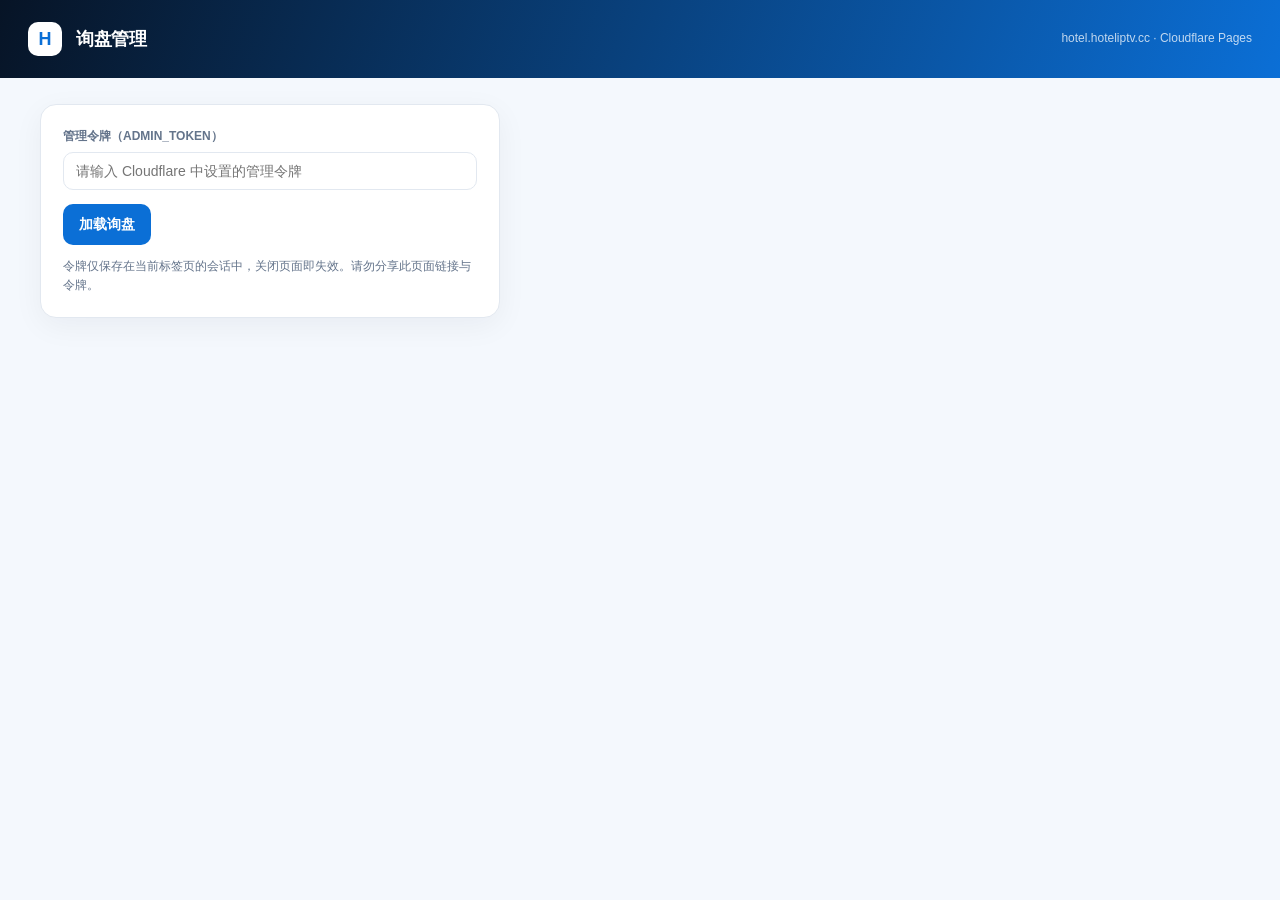
<file: admin/leads.html>
<!DOCTYPE html>
<html lang="zh-CN">
<head>
<meta charset="utf-8">
<meta name="viewport" content="width=device-width, initial-scale=1">
<meta name="robots" content="noindex, nofollow">
<title>询盘管理 · HuiBu Hotel IPTV</title>
<style>
  :root { --blue:#0B6FD6; --teal:#00BFA5; --ink:#0F172A; --muted:#64748B; --line:#E2E8F0; --bg:#F4F8FD; }
  * { box-sizing:border-box; }
  body { margin:0; background:var(--bg); color:var(--ink); font:14px/1.6 -apple-system,BlinkMacSystemFont,"Segoe UI","Microsoft YaHei",sans-serif; }
  header { background:linear-gradient(110deg,#071426,#0B6FD6); color:#fff; padding:22px 28px; display:flex; align-items:center; gap:14px; flex-wrap:wrap; }
  header .logo { width:34px; height:34px; border-radius:10px; background:#fff; color:var(--blue); display:grid; place-items:center; font-weight:800; font-size:18px; }
  header h1 { margin:0; font-size:18px; font-weight:800; letter-spacing:-.02em; }
  header .sub { font-size:12px; opacity:.75; margin-left:auto; }
  main { max-width:1240px; margin:0 auto; padding:26px 20px 60px; }
  .card { background:#fff; border:1px solid var(--line); border-radius:16px; box-shadow:0 8px 30px rgba(15,23,42,.05); padding:22px; }
  .login { max-width:460px; }
  label { display:block; font-size:12px; font-weight:700; color:var(--muted); margin-bottom:6px; }
  input[type=password] { width:100%; padding:10px 12px; border:1px solid var(--line); border-radius:10px; font-size:14px; outline:0; }
  input[type=password]:focus { border-color:var(--blue); box-shadow:0 0 0 3px rgba(11,111,214,.13); }
  button { font:inherit; font-weight:700; cursor:pointer; border:0; border-radius:10px; padding:9px 16px; background:var(--blue); color:#fff; }
  button:hover { filter:brightness(1.07); }
  button.ghost { background:#EEF4FB; color:var(--blue); }
  button:disabled { opacity:.55; cursor:default; }
  .login .row { display:flex; gap:10px; align-items:center; margin-top:14px; }
  .hint { font-size:12px; color:var(--muted); margin:12px 0 0; }
  .bar { display:flex; gap:10px; align-items:center; flex-wrap:wrap; margin-bottom:16px; }
  .bar .count { font-weight:700; margin-right:auto; }
  .msg { padding:12px 14px; border-radius:10px; margin-bottom:16px; font-size:13px; display:none; }
  .msg.show { display:block; }
  .msg.err { background:#FFF1F2; color:#BE123C; border:1px solid #FECDD3; }
  .msg.ok { background:#ECFDF5; color:#047857; border:1px solid #A7F3D0; }
  .table-wrap { background:#fff; border:1px solid var(--line); border-radius:16px; overflow:auto; box-shadow:0 8px 30px rgba(15,23,42,.05); }
  table { border-collapse:collapse; width:100%; min-width:1000px; font-size:12.5px; }
  th, td { padding:11px 13px; text-align:left; border-bottom:1px solid var(--line); vertical-align:top; }
  th { background:#F8FAFC; color:var(--muted); font-size:11px; text-transform:uppercase; letter-spacing:.06em; white-space:nowrap; position:sticky; top:0; }
  tbody tr:hover { background:#F8FBFF; }
  td.msg-cell { max-width:320px; white-space:pre-wrap; word-break:break-word; }
  td a { color:var(--blue); }
  .tag { display:inline-block; padding:2px 8px; border-radius:999px; background:#E8F3FF; color:var(--blue); font-size:11px; font-weight:700; }
  .tag.cb { background:#ECFDF5; color:#047857; }
  .empty { padding:40px; text-align:center; color:var(--muted); }
  @media (max-width:640px) { header .sub { display:none; } main { padding:18px 12px; } }
</style>
</head>
<body>
<header>
  <div class="logo">H</div>
  <h1>询盘管理</h1>
  <span class="sub">hotel.hoteliptv.cc · Cloudflare Pages</span>
</header>
<main>
  <div class="card login" id="login">
    <label for="token">管理令牌（ADMIN_TOKEN）</label>
    <input type="password" id="token" placeholder="请输入 Cloudflare 中设置的管理令牌" autocomplete="off">
    <div class="row">
      <button id="btnLoad">加载询盘</button>
      <span id="loginHint" class="hint" style="margin:0"></span>
    </div>
    <p class="hint">令牌仅保存在当前标签页的会话中，关闭页面即失效。请勿分享此页面链接与令牌。</p>
  </div>

  <div id="panel" hidden>
    <div class="bar">
      <span class="count" id="count">—</span>
      <button class="ghost" id="btnRefresh">刷新</button>
      <button class="ghost" id="btnCsv">导出 CSV</button>
      <button class="ghost" id="btnLogout">退出</button>
    </div>
    <div class="msg" id="msg"></div>
    <div class="table-wrap">
      <table>
        <thead><tr>
          <th>时间</th><th>来源</th><th>姓名</th><th>酒店 / 物业</th><th>邮箱</th><th>电话</th>
          <th>物业类型</th><th>房间数</th><th>留言</th><th>语言</th><th>IP</th>
        </tr></thead>
        <tbody id="tbody"></tbody>
      </table>
      <div class="empty" id="empty" hidden>暂无询盘记录</div>
    </div>
  </div>
</main>

<script>
(function () {
  'use strict';
  var KEY = 'hoteliptv_admin_token';
  var items = [];
  var $ = function (id) { return document.getElementById(id); };

  function showMsg(text, kind) {
    var el = $('msg');
    el.textContent = text;
    el.className = 'msg show ' + (kind || 'ok');
  }
  function hideMsg() { $('msg').className = 'msg'; }

  function esc(v) { return String(v == null ? '' : v); }

  function fmtTime(s) {
    var d = new Date(s);
    if (isNaN(d.getTime())) return esc(s);
    return d.toLocaleString('zh-CN', { hour12: false });
  }

  function render() {
    var tbody = $('tbody');
    tbody.innerHTML = '';
    items.forEach(function (it) {
      var tr = document.createElement('tr');
      var cells = [
        fmtTime(it.createdAt),
        it.source || 'demo',
        it.name, it.hotel, it.email, it.phone,
        it.type || '-', it.rooms || '-',
        it.message || '-', it.lang || '-', it.ip || '-'
      ];
      cells.forEach(function (v, idx) {
        var td = document.createElement('td');
        if (idx === 1) {
          var tag = document.createElement('span');
          tag.className = 'tag' + (v === 'callback' ? ' cb' : '');
          tag.textContent = v === 'callback' ? '回电' : 'Demo';
          td.appendChild(tag);
        } else if (idx === 4 && /^[^\s@]+@[^\s@]+\.[^\s@]+$/.test(v)) {
          var a = document.createElement('a');
          a.href = 'mailto:' + v;
          a.textContent = v;
          td.appendChild(a);
        } else {
          td.textContent = esc(v);
          if (idx === 8) td.className = 'msg-cell';
        }
        tr.appendChild(td);
      });
      tbody.appendChild(tr);
    });
    $('empty').hidden = items.length > 0;
    $('count').textContent = '共 ' + items.length + ' 条询盘（最近 200 条）';
  }

  function load() {
    var t = sessionStorage.getItem(KEY) || $('token').value.trim();
    if (!t) { $('loginHint').textContent = '请先输入令牌'; return; }
    sessionStorage.setItem(KEY, t);
    $('btnLoad').disabled = true;
    $('loginHint').textContent = '正在加载…';
    hideMsg();

    fetch('/api/leads', { headers: { 'Authorization': 'Bearer ' + t } })
      .then(function (r) {
        return r.json().catch(function () { return {}; }).then(function (j) {
          return { status: r.status, data: j };
        });
      })
      .then(function (res) {
        $('btnLoad').disabled = false;
        $('loginHint').textContent = '';
        if (res.status === 401) {
          sessionStorage.removeItem(KEY);
          $('loginHint').textContent = '令牌无效';
          return;
        }
        if (res.status !== 200 || !res.data.ok) {
          showMsg('加载失败：' + (res.data.error || ('HTTP ' + res.status)), 'err');
          return;
        }
        items = res.data.items || [];
        $('login').hidden = true;
        $('panel').hidden = false;
        render();
      })
      .catch(function (e) {
        $('btnLoad').disabled = false;
        $('loginHint').textContent = '';
        showMsg('网络错误：' + esc(e && e.message), 'err');
      });
  }

  function toCsv() {
    if (!items.length) { showMsg('没有可导出的数据', 'err'); return; }
    var head = ['时间', '来源', '姓名', '酒店', '邮箱', '电话', '物业类型', '房间数', '留言', '语言', 'IP'];
    var keys = ['createdAt', 'source', 'name', 'hotel', 'email', 'phone', 'type', 'rooms', 'message', 'lang', 'ip'];
    function cell(v) {
      var s = String(v == null ? '' : v).replace(/"/g, '""');
      return '"' + s + '"';
    }
    var lines = [head.map(cell).join(',')];
    items.forEach(function (it) {
      lines.push(keys.map(function (k) { return cell(it[k]); }).join(','));
    });
    var blob = new Blob(['\ufeff' + lines.join('\r\n')], { type: 'text/csv;charset=utf-8' });
    var url = URL.createObjectURL(blob);
    var a = document.createElement('a');
    a.href = url;
    a.download = 'leads-' + new Date().toISOString().slice(0, 10) + '.csv';
    document.body.appendChild(a);
    a.click();
    document.body.removeChild(a);
    setTimeout(function () { URL.revokeObjectURL(url); }, 1000);
  }

  $('btnLoad').addEventListener('click', load);
  $('token').addEventListener('keydown', function (e) { if (e.key === 'Enter') load(); });
  $('btnRefresh').addEventListener('click', load);
  $('btnCsv').addEventListener('click', toCsv);
  $('btnLogout').addEventListener('click', function () {
    sessionStorage.removeItem(KEY);
    items = [];
    $('token').value = '';
    $('panel').hidden = true;
    $('login').hidden = false;
    hideMsg();
  });
  if (sessionStorage.getItem(KEY)) load();
})();
</script>
</body>
</html>
</file>
<file: assets/css/style.css>
/* ==========================================================================
   Hotel IPTV - Global Stylesheet
   Visual language: ocean blue + teal accent, crisp card system (distinct brand identity)
   ========================================================================== */

:root {
  --color-primary: #0B6FD6;
  --color-primary-dark: #0957B0;
  --color-primary-hover: #0957B0;
  --color-primary-light: #3E9BFF;
  --color-primary-tint: #E8F3FF;
  --color-primary-soft: #F2F8FF;
  --color-brand-light: #F7FBFF;

  --color-canvas: #F6F9FD;
  --color-surface: #FFFFFF;
  --color-surface-hover: #FAFCFF;

  --color-ink-primary: #0F172A;
  --color-ink-secondary: #334155;
  --color-ink-muted: #475569;
  --color-ink-subtle: #64748B;

  --color-emerald: #10B981;
  --color-emerald-tint: #ECFDF5;
  --color-amber: #F59E0B;
  --color-amber-tint: #FFFBEB;
  --color-blue: #0EA5E9;
  --color-blue-tint: #F0F9FF;
  --color-rose: #F43F5E;
  --color-rose-tint: #FFF1F2;
  --color-orange: #F97316;

  --color-dark-section: #071426;
  --color-dark-section-surface: #0F2036;
  --color-border-dark: rgba(255, 255, 255, .1);
  --color-border: #E2E8F0;
  --color-border-subtle: #F1F5F9;
  --color-border-tint: rgba(11, 111, 214, .12);
  --color-border-hover: rgba(11, 111, 214, .28);

  --font-sans: "Inter", "Poppins", system-ui, -apple-system, "Segoe UI", "Microsoft YaHei", sans-serif;
  --font-serif: "Playfair Display", Georgia, serif;

  --text-hero: clamp(2.5rem, 5.2vw, 4.25rem);
  --text-h2: clamp(1.85rem, 3.2vw, 2.75rem);
  --text-h3: clamp(1.2rem, 1.6vw, 1.45rem);

  --container-width: 1240px;
  --container-padding: clamp(1rem, 3.5vw, 2.5rem);

  --radius-sm: 8px;
  --radius-md: 12px;
  --radius-lg: 14px;
  --radius-xl: 20px;
  --radius-2xl: 26px;
  --radius-pill: 9999px;

  --shadow-sm: 0 1px 3px rgba(15, 23, 42, .04), 0 1px 2px rgba(15, 23, 42, .02);
  --shadow-md: 0 4px 16px -2px rgba(15, 23, 42, .05), 0 1px 4px rgba(15, 23, 42, .02);
  --shadow-lg: 0 12px 32px -4px rgba(15, 23, 42, .07), 0 4px 12px rgba(11, 111, 214, .05);
  --shadow-xl: 0 20px 48px -8px rgba(15, 23, 42, .1), 0 6px 16px rgba(11, 111, 214, .06);
  --shadow-brand: 0 8px 24px rgba(11, 111, 214, .28);
  --clay-shadow-hover: 0 20px 40px -6px rgba(11, 111, 214, .14), 0 4px 12px rgba(15, 23, 42, .04);

  --section-spacing: clamp(4.5rem, 6.5vw, 6.5rem);
  --ease-out: cubic-bezier(.16, 1, .3, 1);
  --dur-normal: .25s;
}

*, *::before, *::after { box-sizing: border-box; }

html { scroll-behavior: smooth; scroll-padding-top: 110px; overflow-x: hidden; }

body {
  margin: 0;
  background: var(--color-canvas);
  color: var(--color-ink-primary);
  font-family: var(--font-sans);
  font-size: 16px;
  line-height: 1.68;
  -webkit-font-smoothing: antialiased;
  overflow-x: hidden;
}

img, svg { max-width: 100%; display: block; }
a { color: inherit; text-decoration: none; }
button, input, select, textarea { font: inherit; }
button { cursor: pointer; }
h1, h2, h3, h4, p { margin: 0; }
ul { margin: 0; padding: 0; list-style: none; }

.container {
  width: 100%;
  max-width: var(--container-width);
  margin-inline: auto;
  padding-inline: var(--container-padding);
}

.skip-link {
  position: fixed; top: 0; left: 0; z-index: 9999;
  background: var(--color-primary); color: #fff; padding: .75rem 1.25rem;
  border-radius: 0 0 12px 0;
  transform: translateY(-160%);
  transition: transform .18s var(--ease-out);
}
.skip-link:focus { transform: translateY(0); }

/* --------------------------------------------------------------------------
   Buttons
   -------------------------------------------------------------------------- */
.btn {
  display: inline-flex; align-items: center; justify-content: center; gap: .55rem;
  padding: .85rem 1.6rem; border-radius: var(--radius-pill);
  font-weight: 600; font-size: .94rem; line-height: 1.2;
  border: 1px solid transparent; white-space: nowrap;
  transition: transform var(--dur-normal) var(--ease-out), box-shadow var(--dur-normal), background var(--dur-normal), color var(--dur-normal);
}
.btn:hover { transform: translateY(-2px); }
.btn:active { transform: translateY(0); }
.btn-primary { background: var(--color-primary); color: #fff; box-shadow: var(--shadow-brand); }
.btn-primary:hover { background: var(--color-primary-dark); box-shadow: 0 12px 30px rgba(11, 111, 214, .4); }
.btn-ghost-dark { background: rgba(255,255,255,.09); color: #fff; border-color: rgba(255,255,255,.16); }
.btn-ghost-dark:hover { background: rgba(255,255,255,.16); }
.btn-outline { background: #fff; color: var(--color-ink-primary); border-color: var(--color-border); box-shadow: var(--shadow-sm); }
.btn-outline:hover { border-color: var(--color-primary); color: var(--color-primary); }
.btn-white { background: #fff; color: var(--color-primary); box-shadow: var(--shadow-md); }
.btn-sm { padding: .6rem 1.15rem; font-size: .85rem; }
.btn-lg { padding: 1rem 2rem; font-size: 1rem; }
.btn .arrow { transition: transform var(--dur-normal) var(--ease-out); }
.btn:hover .arrow { transform: translateX(3px); }

.text-link {
  display: inline-flex; align-items: center; gap: .4rem;
  color: var(--color-primary); font-weight: 600; font-size: .94rem;
}
.text-link .arrow { transition: transform var(--dur-normal) var(--ease-out); }
.text-link:hover .arrow { transform: translateX(4px); }

/* --------------------------------------------------------------------------
   Sticky pill navigation
   -------------------------------------------------------------------------- */
.site-header {
  position: fixed; inset: 0 0 auto; z-index: 200;
  padding: 14px var(--container-padding) 0;
  pointer-events: none;
}
.nav-shell {
  max-width: var(--container-width); margin-inline: auto;
  display: flex; align-items: center; gap: 1rem;
  background: rgba(255,255,255,.94);
  backdrop-filter: blur(14px);
  border: 1px solid rgba(226,232,240,.9);
  border-radius: 20px;
  box-shadow: 0 8px 30px rgba(15,23,42,.08), 0 1px 3px rgba(15,23,42,.04);
  padding: .42rem .5rem .42rem 1.1rem;
  pointer-events: auto;
  transition: box-shadow var(--dur-normal);
}
.site-header.is-scrolled .nav-shell { box-shadow: 0 12px 36px rgba(15,23,42,.13); }

.brand { display: flex; align-items: center; gap: .5rem; flex-shrink: 0; }
.brand-mark { width: 34px; height: 34px; }
.brand-name { font-weight: 800; font-size: 1.18rem; letter-spacing: -.04em; color: #12203B; }
.brand-name span { color: var(--color-primary); }

.nav-links {
  display: flex; align-items: center; gap: .1rem;
  margin-inline: auto;
  background: #F6F7FB; border-radius: var(--radius-pill); padding: .28rem;
}
.nav-links a {
  padding: .48rem .9rem; border-radius: var(--radius-pill);
  font-size: .855rem; font-weight: 600; color: var(--color-ink-muted);
  transition: background var(--dur-normal), color var(--dur-normal);
  white-space: nowrap;
}
.nav-links a:hover { color: var(--color-primary); }
.nav-links a.active { background: var(--color-primary); color: #fff; box-shadow: 0 4px 12px rgba(11,111,214,.3); }

.nav-actions { display: flex; align-items: center; gap: .5rem; flex-shrink: 0; }

/* language switcher */
.lang-switch { position: relative; }
.lang-btn {
  display: flex; align-items: center; gap: .4rem;
  background: #F6F7FB; border: 1px solid var(--color-border-subtle);
  border-radius: var(--radius-pill); padding: .5rem .75rem;
  font-size: .8rem; font-weight: 700; color: var(--color-ink-secondary);
  letter-spacing: .02em;
}
.lang-btn:hover { border-color: var(--color-border-hover); color: var(--color-primary); }
.lang-menu {
  position: absolute; top: calc(100% + 12px); right: 0;
  width: 210px; max-height: 340px; overflow-y: auto;
  background: #fff; border: 1px solid var(--color-border);
  border-radius: var(--radius-lg); box-shadow: var(--shadow-xl);
  padding: .4rem; opacity: 0; visibility: hidden; transform: translateY(-6px);
  transition: all .18s var(--ease-out);
}
.lang-switch.open .lang-menu { opacity: 1; visibility: visible; transform: translateY(0); }
.lang-menu button {
  display: flex; align-items: center; justify-content: space-between; width: 100%;
  background: none; border: 0; padding: .55rem .7rem; border-radius: 10px;
  font-size: .88rem; color: var(--color-ink-secondary); text-align: start;
}
.lang-menu button:hover { background: var(--color-primary-soft); color: var(--color-primary); }
.lang-menu button.active { background: var(--color-primary-tint); color: var(--color-primary); font-weight: 700; }
.lang-menu .native { font-size: .76rem; color: var(--color-ink-subtle); }

.nav-toggle {
  display: none; width: 40px; height: 40px; border-radius: 50%;
  border: 1px solid var(--color-border); background: #fff;
  align-items: center; justify-content: center; flex-direction: column; gap: 4px;
}
.nav-toggle span { width: 17px; height: 2px; background: var(--color-ink-primary); border-radius: 2px; }
.mobile-menu { display: none; }

/* --------------------------------------------------------------------------
   Hero
   -------------------------------------------------------------------------- */
.hero {
  position: relative; overflow: hidden;
  background: var(--color-dark-section);
  padding: clamp(9rem, 13vw, 11.5rem) 0 5.5rem;
  color: #fff;
}
.hero::before {
  content: ""; position: absolute; inset: 0; pointer-events: none;
  background:
    radial-gradient(760px 520px at 82% 28%, rgba(11,111,214,.46), transparent 68%),
    radial-gradient(620px 460px at 8% 92%, rgba(0,191,165,.22), transparent 70%),
    radial-gradient(520px 340px at 46% 0%, rgba(62,155,255,.16), transparent 72%);
}
.hero-wave {
  position: absolute; inset: auto 0 -1px; width: 100%; height: 320px;
  opacity: .7; pointer-events: none;
}
.hero-grid {
  position: relative; z-index: 2;
  display: grid; grid-template-columns: 1.02fr 1fr; gap: 2rem; align-items: center;
}
.hero-badge {
  display: inline-flex; align-items: center; gap: .5rem;
  background: rgba(255,255,255,.07); border: 1px solid rgba(255,255,255,.14);
  border-radius: var(--radius-pill); padding: .45rem .9rem;
  font-size: .78rem; font-weight: 600; letter-spacing: .02em; color: #DDE3F0;
  margin-bottom: 1.6rem;
}
.hero-badge .dot { width: 7px; height: 7px; border-radius: 50%; background: var(--color-emerald); box-shadow: 0 0 0 4px rgba(16,185,129,.18); }
.hero h1 {
  font-size: var(--text-hero); line-height: 1.1; letter-spacing: -.045em;
  font-weight: 800; margin-bottom: 1.4rem;
}
.hero h1 em {
  display: block; font-family: var(--font-sans); font-style: normal; font-weight: 800;
  letter-spacing: -.035em; width: fit-content; padding-bottom: .06em;
  background: linear-gradient(100deg, #6FD8FF 0%, #4FE3C1 100%);
  -webkit-background-clip: text; background-clip: text;
  color: transparent; -webkit-text-fill-color: transparent;
}
.hero-lead { color: #B9C3D6; font-size: 1.02rem; max-width: 540px; line-height: 1.75; margin-bottom: 2rem; }
.hero-actions { display: flex; flex-wrap: wrap; gap: .8rem; }
.hero-rating {
  display: flex; align-items: center; gap: .7rem; flex-wrap: wrap;
  margin-top: 2.6rem; font-size: .82rem; color: #96A2BA;
}
.stars { color: #FFC53D; letter-spacing: .12em; font-size: 1rem; }
.hero-rating strong { color: #fff; font-weight: 700; }

/* device stage */
.device-stage { position: relative; height: 430px; }
.tv-wrap {
  position: absolute; top: 4%; left: 2%; width: 76%;
  filter: drop-shadow(0 30px 45px rgba(0,0,0,.55));
  transform: perspective(900px) rotateY(-7deg) rotateX(2deg);
}
.tv-frame {
  background: #0A0A0F; border-radius: 14px; padding: 8px;
  border: 1px solid rgba(255,255,255,.14);
  box-shadow: inset 0 0 0 1px rgba(255,255,255,.06);
}
.tv-screen {
  position: relative; border-radius: 8px; overflow: hidden;
  aspect-ratio: 16/9;
  background:
    linear-gradient(120deg, rgba(12,10,30,.86), rgba(12,10,30,.35)),
    linear-gradient(135deg, #3B2A22 0%, #7A543A 32%, #C08A5A 55%, #2A3348 100%);
}
.tv-screen::after {
  content: ""; position: absolute; inset: 0;
  background: linear-gradient(90deg, rgba(9,11,22,.92) 0%, rgba(9,11,22,.55) 34%, transparent 70%);
}
.tv-ui { position: absolute; inset: 0; z-index: 2; display: flex; }
.tv-side {
  width: 34%; padding: 10px 8px; display: flex; flex-direction: column; gap: 4%;
}
.tv-hotel { font-family: var(--font-serif); font-size: clamp(9px, 1.1vw, 14px); color: #F2D9A8; letter-spacing: .12em; }
.tv-welcome { font-size: clamp(12px, 1.45vw, 20px); font-weight: 700; color: #fff; line-height: 1.3; }
.tv-welcome span { color: #F2D9A8; }
.tv-menu { display: flex; flex-direction: column; gap: 3%; margin-top: 2%; }
.tv-menu i {
  display: block; height: clamp(5px, .7vw, 10px); border-radius: 3px;
  background: rgba(255,255,255,.16); width: 80%;
}
.tv-menu i:first-child { background: var(--color-primary); width: 92%; }
.tv-main { flex: 1; padding: 10px 8px; display: flex; flex-direction: column; justify-content: flex-end; gap: 5%; }
.tv-apps { display: grid; grid-template-columns: repeat(5, 1fr); gap: 4%; }
.tv-apps i {
  display: block; aspect-ratio: 1.6; border-radius: 4px;
  background: rgba(255,255,255,.14); border: 1px solid rgba(255,255,255,.12);
}
.tv-apps i:nth-child(1) { background: #E50914; }
.tv-apps i:nth-child(2) { background: #1A98FF; }
.tv-apps i:nth-child(3) { background: #FF0000; opacity: .8; }
.tv-apps i:nth-child(4) { background: #0F9D58; }
.tv-apps i:nth-child(5) { background: #FF9900; }
.tv-tiles { display: grid; grid-template-columns: repeat(5, 1fr); gap: 4%; }
.tv-tiles i { display: block; aspect-ratio: 1/1.3; border-radius: 4px; background: linear-gradient(160deg, rgba(255,255,255,.32), rgba(255,255,255,.07)); }
.tv-tiles i:nth-child(2n) { background: linear-gradient(160deg, rgba(62,155,255,.6), rgba(255,255,255,.08)); }
.tv-dock { display: flex; gap: 5%; justify-content: center; }
.tv-dock i { width: clamp(18px, 3vw, 38px); aspect-ratio: 1; border-radius: 8px; background: rgba(255,255,255,.9); box-shadow: 0 4px 10px rgba(0,0,0,.3); }

.qr-stand {
  position: absolute; left: -2%; bottom: 2%; width: 22%; z-index: 3;
  background: linear-gradient(160deg, rgba(255,255,255,.95), rgba(226,232,240,.78));
  border: 1px solid rgba(255,255,255,.9); border-radius: 6px 6px 3px 3px;
  padding: 10px 8px 12px; text-align: center;
  box-shadow: 0 18px 30px rgba(0,0,0,.4);
  transform: perspective(600px) rotateY(12deg);
}
.qr-stand::after {
  content: ""; position: absolute; left: 8%; right: 8%; bottom: -18px; height: 18px;
  background: linear-gradient(90deg, rgba(255,255,255,.5), rgba(180,190,210,.65), rgba(255,255,255,.5));
  border-radius: 0 0 50% 50%; transform: perspective(80px) rotateX(45deg);
}
.qr-stand .stand-brand { font-family: var(--font-serif); font-size: clamp(6px,.75vw,10px); letter-spacing: .16em; color: #8A6A3C; }
.qr-stand .stand-title { font-size: clamp(7px,.95vw,13px); font-weight: 800; color: #1F2937; margin: 6% 0; }
.qr-stand svg { width: 72%; margin-inline: auto; }
.qr-stand .stand-note { font-size: clamp(5px,.65vw,9px); color: #64748B; margin-top: 6%; }

.phone-wrap {
  position: absolute; right: -1%; bottom: -4%; width: 25%; z-index: 4;
  filter: drop-shadow(0 22px 35px rgba(0,0,0,.5));
  transform: perspective(700px) rotateY(-10deg) rotateZ(3deg);
}
.phone-frame {
  background: #08080C; border: 2px solid #2B2B35; border-radius: 22px; padding: 5px;
  box-shadow: inset 0 0 0 1px rgba(255,255,255,.15);
}
.phone-screen { background: #fff; border-radius: 17px; overflow: hidden; aspect-ratio: 9/18; padding: 8% 6%; }
.phone-notch { width: 34%; height: 5px; background: #101018; border-radius: 4px; margin: 0 auto 9%; }
.phone-head { font-size: clamp(5px,.7vw,10px); font-weight: 800; color: #0F172A; margin-bottom: 6%; }
.phone-pill { display: flex; gap: 3%; margin-bottom: 7%; }
.phone-pill i { height: clamp(5px,.6vw,9px); flex: 1; border-radius: 5px; background: #E8F3FF; }
.phone-pill i:first-child { background: var(--color-primary); }
.phone-card {
  display: flex; gap: 6%; align-items: center; border: 1px solid #EEF2F7;
  border-radius: 8px; padding: 5%; margin-bottom: 5%;
}
.phone-card i { width: 26%; aspect-ratio: 1; border-radius: 6px; background: linear-gradient(140deg,#F7B267,#C1694F); flex-shrink: 0; }
.phone-card i.b { background: linear-gradient(140deg,#8BC6A5,#3E7B62); }
.phone-card i.c { background: linear-gradient(140deg,#F3C969,#B4802A); }
.phone-lines { flex: 1; display: flex; flex-direction: column; gap: 4px; }
.phone-lines i { display: block; height: clamp(3px,.4vw,6px); border-radius: 3px; background: #E2E8F0; }
.phone-lines i:first-child { width: 85%; background: #CBD5E1; }
.phone-lines i:last-child { width: 45%; }
.phone-tabbar { display: flex; justify-content: space-around; margin-top: 8%; padding-top: 6%; border-top: 1px solid #F1F5F9; }
.phone-tabbar i { width: clamp(6px,.8vw,12px); aspect-ratio: 1; border-radius: 3px; background: #E2E8F0; }
.phone-tabbar i:first-child { background: var(--color-primary); }

/* --------------------------------------------------------------------------
   Shared section primitives
   -------------------------------------------------------------------------- */
.section { padding-block: var(--section-spacing); }
.section-tight { padding-block: clamp(2.5rem, 4vw, 4rem); }
.panel {
  background: #fff; border: 1px solid var(--color-border);
  border-radius: var(--radius-2xl); box-shadow: var(--shadow-lg);
  padding: clamp(1.5rem, 4vw, 3.5rem);
}
.eyebrow {
  display: inline-flex; align-items: center; gap: .45rem;
  background: var(--color-primary-tint); color: var(--color-primary);
  border-radius: var(--radius-pill); padding: .4rem .95rem;
  font-size: .7rem; font-weight: 800; letter-spacing: .11em; text-transform: uppercase;
}
.eyebrow.soft { background: var(--color-primary-soft); }
.section-head { text-align: center; max-width: 780px; margin-inline: auto; margin-bottom: clamp(2rem, 4vw, 3.2rem); }
.section-head h2 { font-size: var(--text-h2); font-weight: 800; letter-spacing: -.035em; line-height: 1.2; margin: 1rem 0 .8rem; }
.section-head p { color: var(--color-ink-muted); font-size: 1rem; }
.section-head .eyebrow + h2 { margin-top: 1rem; }

/* ecosystem strip */
.eco-strip { padding-block: clamp(2rem, 3.5vw, 3rem); }
.eco-grid { display: grid; grid-template-columns: repeat(5, 1fr); gap: 1rem; }
.eco-card {
  background: #fff; border: 1px solid var(--color-border); border-radius: var(--radius-xl);
  padding: 1.4rem 1.2rem; box-shadow: var(--shadow-sm);
  transition: transform var(--dur-normal) var(--ease-out), box-shadow var(--dur-normal), border-color var(--dur-normal);
}
.eco-card:hover { transform: translateY(-5px); box-shadow: var(--clay-shadow-hover); border-color: var(--color-border-hover); }
.eco-icon {
  width: 42px; height: 42px; border-radius: 13px; display: grid; place-items: center;
  margin-bottom: 1rem; font-size: 1.15rem;
}
.eco-card h3 { font-size: 1rem; font-weight: 700; margin-bottom: .3rem; letter-spacing: -.02em; }
.eco-card p { font-size: .82rem; color: var(--color-ink-subtle); line-height: 1.5; }

/* roadmap timeline */
.roadmap { position: relative; overflow: hidden; }
.roadmap::before, .roadmap::after {
  content: ""; position: absolute; width: 260px; height: 260px; border-radius: 50%;
  background: radial-gradient(circle, rgba(11,111,214,.05), transparent 70%); pointer-events: none;
}
.roadmap::before { top: 5%; left: -80px; }
.roadmap::after { bottom: 5%; right: -80px; }
.timeline { position: relative; max-width: 980px; margin-inline: auto; padding-block: 1rem; }
.timeline::before {
  content: ""; position: absolute; top: 0; bottom: 0; left: 50%; width: 3px;
  transform: translateX(-50%);
  background: linear-gradient(180deg, #F43F5E, #F59E0B, #10B981, #0EA5E9, #0B6FD6, #3E9BFF);
  border-radius: 3px; opacity: .85;
}
.timeline-row { display: grid; grid-template-columns: 1fr 76px 1fr; align-items: center; gap: 1rem; margin-bottom: 1.4rem; }
.timeline-row:last-child { margin-bottom: 0; }
.tl-num {
  position: relative; z-index: 2; width: 62px; height: 62px; border-radius: 50%;
  background: var(--color-primary); color: #fff; display: grid; place-items: center;
  font-weight: 800; font-size: 1.05rem; margin-inline: auto;
  box-shadow: 0 0 0 7px #fff, 0 8px 20px rgba(11,111,214,.3);
}
.tl-card {
  background: #fff; border: 1px solid var(--color-border); border-radius: var(--radius-xl);
  padding: 1.4rem 1.5rem; box-shadow: var(--shadow-md);
  transition: transform var(--dur-normal) var(--ease-out), box-shadow var(--dur-normal);
}
.tl-card:hover { transform: translateY(-3px); box-shadow: var(--shadow-lg); }
.tl-card.right { grid-column: 3; }
.tl-card.left { grid-column: 1; text-align: end; }
.tl-step { font-size: .68rem; font-weight: 800; letter-spacing: .1em; color: var(--color-primary); text-transform: uppercase; }
.tl-card h3 { font-size: 1.12rem; font-weight: 750; margin: .35rem 0 .5rem; letter-spacing: -.02em; }
.tl-card p { font-size: .87rem; color: var(--color-ink-muted); line-height: 1.6; }
.tl-chip {
  display: inline-flex; align-items: center; gap: .35rem; margin-top: .9rem;
  background: var(--color-primary-soft); color: var(--color-primary-dark);
  border-radius: var(--radius-pill); padding: .35rem .8rem; font-size: .75rem; font-weight: 600;
}
.tl-visual { grid-column: 1; display: flex; justify-content: flex-end; }
.tl-visual.right { grid-column: 3; justify-content: flex-start; }
.tl-badge {
  background: #0F172A; color: #fff; border-radius: var(--radius-pill);
  padding: .55rem 1rem; font-size: .75rem; font-weight: 700; letter-spacing: .03em;
}
.tl-illus {
  width: 100%; max-width: 260px; border-radius: var(--radius-lg); overflow: hidden;
  background: linear-gradient(145deg, #E8F3FF, #F8FAFC); border: 1px solid var(--color-border);
  padding: 1.2rem; display: grid; grid-template-columns: repeat(3,1fr); gap: .5rem;
}
.tl-illus i { display: block; height: 34px; border-radius: 7px; background: #fff; box-shadow: var(--shadow-sm); }
.tl-illus i:nth-child(2) { background: var(--color-primary-tint); }
.tl-illus i:nth-child(5) { background: var(--color-emerald-tint); }
.tl-illus i:nth-child(8) { background: var(--color-amber-tint); }

/* solution split cards */
.solution-stack { display: flex; flex-direction: column; gap: 1.6rem; }
.split {
  display: grid; grid-template-columns: 1fr 1fr; gap: clamp(1.5rem, 4vw, 3.5rem);
  align-items: center; background: #fff; border: 1px solid var(--color-border);
  border-radius: var(--radius-2xl); padding: clamp(1.4rem, 3.2vw, 2.8rem);
  box-shadow: var(--shadow-lg);
}
.split.reverse .split-copy { order: 2; }
.split-copy h3 { font-size: clamp(1.4rem, 2.2vw, 1.9rem); font-weight: 800; letter-spacing: -.03em; line-height: 1.25; margin: .9rem 0 .7rem; }
.split-copy .accent { color: var(--color-primary); font-weight: 600; font-size: .96rem; margin-bottom: .9rem; }
.split-copy .body { color: var(--color-ink-muted); font-size: .94rem; line-height: 1.75; }
.check-list { display: flex; flex-direction: column; gap: .65rem; margin: 1.3rem 0 1.5rem; }
.check-list li { display: flex; gap: .6rem; font-size: .88rem; color: var(--color-ink-secondary); line-height: 1.55; }
.check-list .tick { color: var(--color-primary); flex-shrink: 0; margin-top: .1rem; font-weight: 800; }
.check-list strong { color: var(--color-ink-primary); }
.split-visual {
  background: linear-gradient(150deg, #F4F9FE, #E8F3FF); border-radius: var(--radius-xl);
  padding: 1.5rem; min-height: 300px; display: grid; place-items: center; position: relative; overflow: hidden;
}
.split-visual::before {
  content: ""; position: absolute; width: 260px; height: 260px; border-radius: 50%;
  background: radial-gradient(circle, rgba(11,111,214,.12), transparent 70%); top: -60px; right: -60px;
}
.demo-steps { display: flex; gap: .4rem; justify-content: center; flex-wrap: wrap; margin-top: 1.2rem; }
.demo-steps button {
  border: 1px solid var(--color-border); background: #fff; color: var(--color-ink-muted);
  border-radius: var(--radius-pill); padding: .45rem .85rem; font-size: .76rem; font-weight: 600;
  transition: all var(--dur-normal);
}
.demo-steps button:hover { border-color: var(--color-primary); color: var(--color-primary); }
.demo-steps button.active { background: var(--color-primary); border-color: var(--color-primary); color: #fff; box-shadow: 0 4px 12px rgba(11,111,214,.28); }
.demo-progress { height: 3px; background: #E2E8F0; border-radius: 3px; margin-top: 1rem; overflow: hidden; }
.demo-progress i { display: block; height: 100%; width: 33%; background: var(--color-primary); border-radius: 3px; transition: width .35s var(--ease-out); }

/* mini UI mockups inside solution cards */
.ui-mock { width: 100%; max-width: 330px; background: #fff; border-radius: 16px; box-shadow: var(--shadow-xl); padding: 1rem; position: relative; z-index: 2; }
.ui-mock-head { display: flex; align-items: center; justify-content: space-between; margin-bottom: .8rem; }
.ui-mock-head b { font-size: .82rem; }
.ui-mock-head span { font-size: .62rem; background: var(--color-emerald-tint); color: #047857; padding: .2rem .55rem; border-radius: 20px; font-weight: 700; }
.ui-mock-tabs { display: flex; gap: .35rem; margin-bottom: .8rem; }
.ui-mock-tabs i { height: 18px; flex: 1; border-radius: 6px; background: #F1F5F9; }
.ui-mock-tabs i:first-child { background: var(--color-primary); }
.ui-mock-row { display: flex; gap: .6rem; align-items: center; border: 1px solid #EEF2F7; border-radius: 10px; padding: .55rem; margin-bottom: .5rem; }
.ui-mock-row i { width: 38px; height: 38px; border-radius: 8px; background: linear-gradient(140deg,#F7B267,#C1694F); flex-shrink: 0; }
.ui-mock-row i.b { background: linear-gradient(140deg,#8BC6A5,#3E7B62); }
.ui-mock-row i.c { background: linear-gradient(140deg,#8FC7F5,#1C63B8); }
.ui-mock-lines { flex: 1; display: flex; flex-direction: column; gap: 5px; }
.ui-mock-lines i { height: 6px; border-radius: 4px; background: #E2E8F0; }
.ui-mock-lines i:first-child { width: 80%; background: #CBD5E1; }
.ui-mock-lines i:last-child { width: 40%; }
.ui-mock-float {
  position: absolute; top: 14%; right: -8%; background: #fff; border-radius: 10px;
  box-shadow: var(--shadow-lg); padding: .55rem .7rem; font-size: .66rem; font-weight: 700;
  color: #047857; display: flex; align-items: center; gap: .35rem;
}
.ui-tv { width: 100%; max-width: 380px; border-radius: 12px; overflow: hidden; box-shadow: var(--shadow-xl); background: #0D1020; position: relative; z-index: 2; }
.ui-tv-bar { display: flex; gap: .35rem; padding: .5rem .7rem; background: rgba(255,255,255,.05); }
.ui-tv-bar i { width: 6px; height: 6px; border-radius: 50%; background: rgba(255,255,255,.25); }
.ui-tv-body { display: grid; grid-template-columns: 26% 1fr; gap: .6rem; padding: .7rem; }
.ui-tv-side { display: flex; flex-direction: column; gap: .35rem; }
.ui-tv-side i { height: 9px; border-radius: 3px; background: rgba(255,255,255,.13); }
.ui-tv-side i:first-child { background: var(--color-primary); }
.ui-tv-main { display: flex; flex-direction: column; gap: .4rem; }
.ui-tv-grid { display: grid; grid-template-columns: repeat(4,1fr); gap: .3rem; }
.ui-tv-grid i { aspect-ratio: 1.4; border-radius: 4px; background: linear-gradient(150deg,#0B6FD6,#083B7A); }
.ui-tv-grid i:nth-child(2n) { background: linear-gradient(150deg,#C1694F,#3B2A22); }
.ui-tv-grid i:nth-child(3n) { background: linear-gradient(150deg,#0EA5E9,#0B3A6B); }

.room-controls { display: grid; grid-template-columns: repeat(2,1fr); gap: .7rem; width: 100%; max-width: 320px; position: relative; z-index: 2; }
.room-ctrl { background: #fff; border-radius: 14px; padding: 1rem; box-shadow: var(--shadow-md); }
.room-ctrl .ic { font-size: 1.2rem; margin-bottom: .5rem; }
.room-ctrl b { display: block; font-size: .78rem; }
.room-ctrl span { font-size: .68rem; color: var(--color-ink-subtle); }
.room-ctrl .bar { height: 5px; border-radius: 4px; background: #EEF2F7; margin-top: .6rem; overflow: hidden; }
.room-ctrl .bar i { display: block; height: 100%; width: 65%; background: var(--color-primary); border-radius: 4px; }

/* stories */
.story-grid { display: grid; grid-template-columns: repeat(3,1fr); gap: 1.3rem; }
.story-card { background: #fff; border: 1px solid var(--color-border); border-radius: var(--radius-xl); overflow: hidden; box-shadow: var(--shadow-md); transition: transform var(--dur-normal) var(--ease-out), box-shadow var(--dur-normal); }
.story-card:hover { transform: translateY(-5px); box-shadow: var(--clay-shadow-hover); }
.story-photo { height: 190px; position: relative; overflow: hidden; }
.story-photo::after { content: ""; position: absolute; inset: 0; background: linear-gradient(180deg, transparent 45%, rgba(0,0,0,.22)); }
.story-photo.s1 { background: linear-gradient(135deg,#8B5E3C,#D9A066 45%,#3B2A22); }
.story-photo.s2 { background: linear-gradient(135deg,#4A8FA8,#A8D5C8 45%,#8A6A45); }
.story-photo.s3 { background: linear-gradient(135deg,#5A4632,#B98E5E 50%,#22303F); }
.story-photo .shape { position: absolute; border-radius: 12px; background: rgba(255,255,255,.13); border: 1px solid rgba(255,255,255,.18); }
.story-photo .a { width: 55%; height: 55%; top: 22%; left: 22%; }
.story-photo .b { width: 22%; height: 70%; bottom: 0; left: 8%; }
.story-photo .c { width: 18%; height: 45%; top: 12%; right: 10%; }
.story-body { padding: 1.4rem; }
.story-quote { font-size: .92rem; line-height: 1.7; color: var(--color-ink-secondary); font-style: italic; margin-bottom: 1.1rem; }
.story-person { display: flex; align-items: center; gap: .7rem; }
.avatar { width: 38px; height: 38px; border-radius: 50%; display: grid; place-items: center; color: #fff; font-weight: 800; font-size: .85rem; flex-shrink: 0; }
.story-person b { display: block; font-size: .86rem; }
.story-person span { font-size: .75rem; color: var(--color-ink-subtle); }

/* feature grid */
.feature-grid { display: grid; grid-template-columns: repeat(4, 1fr); gap: 1rem; }
.feature-card {
  background: #fff; border: 1px solid var(--color-border); border-radius: var(--radius-lg);
  padding: 1.5rem 1.35rem; box-shadow: var(--shadow-sm); display: flex; flex-direction: column;
  transition: transform var(--dur-normal) var(--ease-out), box-shadow var(--dur-normal), border-color var(--dur-normal);
}
.feature-card:hover { transform: translateY(-5px); box-shadow: var(--clay-shadow-hover); border-color: var(--color-border-hover); }
.feature-ic { width: 44px; height: 44px; border-radius: 13px; display: grid; place-items: center; font-size: 1.2rem; margin-bottom: 1rem; }
.feature-tag { font-size: .66rem; font-weight: 800; letter-spacing: .1em; color: var(--color-primary); text-transform: uppercase; margin-bottom: .4rem; }
.feature-card h3 { font-size: 1.02rem; font-weight: 750; margin-bottom: .5rem; letter-spacing: -.02em; }
.feature-card p { font-size: .83rem; color: var(--color-ink-muted); line-height: 1.65; flex: 1; }
.feature-card .text-link { margin-top: 1rem; font-size: .8rem; }

/* stats / about */
.about-band { background: #fff; border-block: 1px solid var(--color-border); }
.about-grid { display: grid; grid-template-columns: 1fr 1fr; gap: clamp(2rem,5vw,4rem); align-items: center; }
.about-copy h2 { font-size: var(--text-h2); font-weight: 800; letter-spacing: -.035em; line-height: 1.22; margin: 1rem 0 1rem; }
.about-copy p { color: var(--color-ink-muted); font-size: .95rem; line-height: 1.8; margin-bottom: 1rem; }
.stats { display: grid; grid-template-columns: repeat(2,1fr); gap: 1rem; }
.stat { background: var(--color-canvas); border: 1px solid var(--color-border); border-radius: var(--radius-lg); padding: 1.4rem; }
.stat b { display: block; font-size: clamp(1.7rem,3vw,2.4rem); font-weight: 800; letter-spacing: -.04em; color: var(--color-primary); line-height: 1.1; }
.stat span { display: block; font-size: .85rem; font-weight: 700; margin-top: .35rem; }
.stat small { display: block; font-size: .75rem; color: var(--color-ink-subtle); margin-top: .15rem; }

/* integrations */
.logo-wall { display: grid; grid-template-columns: repeat(6, 1fr); gap: .8rem; }
.logo-cell {
  background: #fff; border: 1px solid var(--color-border); border-radius: var(--radius-md);
  padding: 1.1rem .6rem; text-align: center; box-shadow: var(--shadow-sm);
  transition: transform var(--dur-normal), box-shadow var(--dur-normal);
}
.logo-cell:hover { transform: translateY(-3px); box-shadow: var(--shadow-md); }
.logo-cell b { display: block; font-size: .86rem; font-weight: 750; letter-spacing: -.02em; }
.logo-cell span { display: block; font-size: .68rem; color: var(--color-ink-subtle); margin-top: .2rem; }
.integration-note { display: flex; flex-direction: column; gap: .6rem; margin: 1.5rem 0; }
.integration-note li { display: flex; gap: .55rem; font-size: .9rem; color: var(--color-ink-secondary); }
.integration-note .tick { color: var(--color-emerald); font-weight: 800; }

/* pricing / deployment */
.price-grid { display: grid; grid-template-columns: repeat(3, 1fr); gap: 1.2rem; align-items: stretch; }
.price-card {
  background: #fff; border: 1px solid var(--color-border); border-radius: var(--radius-2xl);
  padding: 1.8rem; box-shadow: var(--shadow-md); display: flex; flex-direction: column; position: relative;
}
.price-card.featured { border: 2px solid var(--color-primary); box-shadow: 0 18px 40px -8px rgba(11,111,214,.22); }
.price-ribbon { position: absolute; top: -13px; left: 50%; transform: translateX(-50%); background: var(--color-primary); color: #fff; font-size: .65rem; font-weight: 800; letter-spacing: .1em; padding: .35rem .9rem; border-radius: var(--radius-pill); white-space: nowrap; }
.price-card h3 { font-size: 1.25rem; font-weight: 800; letter-spacing: -.025em; margin-bottom: .5rem; }
.price-card .desc { font-size: .86rem; color: var(--color-ink-muted); min-height: 3.2em; }
.price-list { display: flex; flex-direction: column; gap: .6rem; margin: 1.4rem 0 1.6rem; flex: 1; }
.price-list li { display: flex; gap: .5rem; font-size: .84rem; color: var(--color-ink-secondary); line-height: 1.5; }
.price-list .tick { color: var(--color-primary); font-weight: 800; flex-shrink: 0; }

/* FAQ */
.faq-wrap { max-width: 860px; margin-inline: auto; }
.faq-item { background: #fff; border: 1px solid var(--color-border); border-radius: var(--radius-md); margin-bottom: .7rem; overflow: hidden; box-shadow: var(--shadow-sm); }
.faq-item.open { border-color: var(--color-border-hover); box-shadow: var(--shadow-md); }
.faq-q { width: 100%; display: flex; align-items: center; justify-content: space-between; gap: 1rem; background: none; border: 0; padding: 1.1rem 1.3rem; text-align: start; font-weight: 700; font-size: .96rem; color: var(--color-ink-primary); }
.faq-q .plus { width: 26px; height: 26px; border-radius: 50%; background: var(--color-primary-soft); color: var(--color-primary); display: grid; place-items: center; font-size: 1.05rem; flex-shrink: 0; transition: transform .25s var(--ease-out), background .25s; }
.faq-item.open .faq-q .plus { transform: rotate(45deg); background: var(--color-primary); color: #fff; }
.faq-a { max-height: 0; overflow: hidden; transition: max-height .35s var(--ease-out); }
.faq-item.open .faq-a { max-height: 420px; }
.faq-a p { padding: 0 1.3rem 1.2rem; color: var(--color-ink-muted); font-size: .9rem; line-height: 1.75; }

/* CTA + form */
.cta-band { background: var(--color-primary); color: #fff; position: relative; overflow: hidden; }
.cta-band::before { content: ""; position: absolute; width: 480px; height: 480px; border-radius: 50%; background: radial-gradient(circle, rgba(255,255,255,.13), transparent 70%); top: -220px; right: -80px; }
.cta-band::after { content: ""; position: absolute; width: 380px; height: 380px; border-radius: 50%; background: radial-gradient(circle, rgba(14,165,233,.22), transparent 70%); bottom: -240px; left: -60px; }
.cta-inner { position: relative; z-index: 2; display: flex; align-items: center; justify-content: space-between; gap: 2rem; flex-wrap: wrap; }
.cta-inner h2 { font-size: clamp(1.6rem, 3vw, 2.4rem); font-weight: 800; letter-spacing: -.035em; line-height: 1.25; max-width: 720px; }
.cta-inner p { color: rgba(255,255,255,.82); margin-top: .6rem; font-size: .95rem; }

.demo-section { background: #fff; }
.demo-grid { display: grid; grid-template-columns: 1fr 1.05fr; gap: clamp(2rem,5vw,4rem); }
.demo-perks { display: flex; flex-direction: column; gap: 1.2rem; margin-top: 2rem; }
.demo-perk { display: flex; gap: .85rem; }
.demo-perk .ic { width: 38px; height: 38px; border-radius: 11px; background: var(--color-primary-soft); color: var(--color-primary); display: grid; place-items: center; flex-shrink: 0; font-weight: 800; }
.demo-perk b { display: block; font-size: .92rem; margin-bottom: .15rem; }
.demo-perk span { font-size: .83rem; color: var(--color-ink-muted); line-height: 1.55; }
.form-card { background: var(--color-canvas); border: 1px solid var(--color-border); border-radius: var(--radius-2xl); padding: clamp(1.4rem,3vw,2.2rem); box-shadow: var(--shadow-lg); }
.form-row { display: grid; grid-template-columns: 1fr 1fr; gap: .9rem; }
.field { display: flex; flex-direction: column; gap: .35rem; margin-bottom: .9rem; }
.field label { font-size: .8rem; font-weight: 700; color: var(--color-ink-secondary); }
.field input, .field select, .field textarea {
  width: 100%; background: #fff; border: 1px solid var(--color-border); border-radius: 10px;
  padding: .7rem .85rem; font-size: .88rem; color: var(--color-ink-primary);
  transition: border-color var(--dur-normal), box-shadow var(--dur-normal);
}
.field input:focus, .field select:focus, .field textarea:focus { outline: 0; border-color: var(--color-primary); box-shadow: 0 0 0 3px rgba(11,111,214,.13); }
.field textarea { resize: vertical; min-height: 92px; }
.field .req { color: var(--color-rose); }
.form-note { font-size: .74rem; color: var(--color-ink-subtle); margin-top: .8rem; line-height: 1.5; }
.form-success { display: none; background: var(--color-emerald-tint); border: 1px solid #A7F3D0; color: #047857; border-radius: var(--radius-md); padding: 1rem; font-size: .88rem; margin-top: 1rem; }
.form-success.show { display: block; }
.form-error { display: none; background: var(--color-rose-tint); border: 1px solid #FECDD3; color: #BE123C; border-radius: var(--radius-md); padding: .7rem 1rem; font-size: .82rem; margin-bottom: .8rem; }
.form-error.show { display: block; }
/* Honeypot: hidden without stretching the page in RTL layouts */
.hp { position: absolute; width: 1px; height: 1px; padding: 0; margin: -1px; overflow: hidden; clip: rect(0, 0, 0, 0); white-space: nowrap; border: 0; opacity: 0; pointer-events: none; }
.form-card button:disabled { opacity: .6; cursor: progress; transform: none; }
.form-card button:disabled:hover { transform: none; }

/* callback strip */
.callback { background: var(--color-dark-section); color: #fff; }
.callback-inner { display: flex; align-items: center; justify-content: space-between; gap: 1.5rem; flex-wrap: wrap; }
.callback h3 { font-size: 1.25rem; font-weight: 800; letter-spacing: -.025em; }
.callback p { color: #9AA6BC; font-size: .86rem; margin-top: .25rem; }
.callback-form { display: flex; gap: .5rem; flex-wrap: wrap; }
.callback-form input { background: rgba(255,255,255,.08); border: 1px solid rgba(255,255,255,.16); color: #fff; border-radius: var(--radius-pill); padding: .7rem 1.1rem; font-size: .86rem; min-width: 230px; }
.callback-form input::placeholder { color: #8A97AE; }
.callback-form input:focus { outline: 0; border-color: var(--color-primary-light); }

/* footer */
.site-footer { background: #fff; border-top: 1px solid var(--color-border); padding-top: clamp(3rem,5vw,4.5rem); }
.footer-grid { display: grid; grid-template-columns: 1.4fr 1fr 1fr 1.2fr; gap: 2rem; }
.footer-brand p { font-size: .84rem; color: var(--color-ink-muted); line-height: 1.7; margin: 1rem 0; max-width: 300px; }
.footer-address { font-size: .82rem; color: var(--color-ink-subtle); line-height: 1.7; }
.footer-col h4 { font-size: .78rem; font-weight: 800; letter-spacing: .09em; text-transform: uppercase; color: var(--color-ink-primary); margin-bottom: .9rem; }
.footer-col a { display: block; font-size: .84rem; color: var(--color-ink-muted); margin-bottom: .55rem; transition: color var(--dur-normal); }
.footer-col a:hover { color: var(--color-primary); }
.footer-contact { background: var(--color-primary-soft); border-radius: var(--radius-lg); padding: 1.2rem; }
.footer-contact b { display: block; font-size: .85rem; margin-bottom: .5rem; }
.footer-contact a { display: block; font-size: .85rem; color: var(--color-primary); font-weight: 700; margin-bottom: .3rem; }
.footer-bottom { border-top: 1px solid var(--color-border-subtle); margin-top: 3rem; padding: 1.3rem 0; display: flex; justify-content: space-between; gap: 1rem; flex-wrap: wrap; font-size: .78rem; color: var(--color-ink-subtle); }
.footer-bottom a:hover { color: var(--color-primary); }

.back-top { position: fixed; bottom: 24px; right: 24px; z-index: 150; width: 44px; height: 44px; border-radius: 50%; background: var(--color-primary); color: #fff; border: 0; box-shadow: var(--shadow-brand); display: grid; place-items: center; opacity: 0; visibility: hidden; transform: translateY(10px); transition: all .25s var(--ease-out); }
.back-top.show { opacity: 1; visibility: visible; transform: translateY(0); }

/* reveal animation */
.reveal { opacity: 0; transform: translateY(22px); transition: opacity .6s var(--ease-out), transform .6s var(--ease-out); }
.reveal.in { opacity: 1; transform: none; }
@media (prefers-reduced-motion: reduce) {
  html { scroll-behavior: auto; }
  .reveal { opacity: 1; transform: none; transition: none; }
  *, *::before, *::after { animation-duration: .01ms !important; transition-duration: .01ms !important; }
}

/* --------------------------------------------------------------------------
   Responsive
   -------------------------------------------------------------------------- */
@media (max-width: 1100px) {
  .nav-links a { padding: .45rem .62rem; font-size: .79rem; }
  .feature-grid { grid-template-columns: repeat(3, 1fr); }
  .logo-wall { grid-template-columns: repeat(4, 1fr); }
  .eco-grid { grid-template-columns: repeat(3, 1fr); }
}
@media (max-width: 900px) {
  .nav-links, .nav-actions .btn { display: none; }
  .nav-toggle { display: flex; }
  .nav-shell { flex-wrap: wrap; border-radius: 22px; }
  .mobile-menu {
    display: none; width: 100%; flex-direction: column; gap: .15rem;
    padding: .6rem .3rem .3rem; border-top: 1px solid var(--color-border-subtle); margin-top: .4rem;
  }
  .mobile-menu.open { display: flex; }
  .mobile-menu a { padding: .65rem .8rem; border-radius: 10px; font-size: .9rem; font-weight: 600; color: var(--color-ink-secondary); }
  .mobile-menu a:hover { background: var(--color-primary-soft); color: var(--color-primary); }
  .hero-grid, .about-grid, .demo-grid { grid-template-columns: 1fr; }
  .device-stage { height: 360px; max-width: 520px; margin-inline: auto; width: 100%; }
  .hero { padding-top: 9rem; }
  .split, .split.reverse { grid-template-columns: 1fr; }
  .split.reverse .split-copy { order: 0; }
  .story-grid, .price-grid { grid-template-columns: 1fr; }
  .feature-grid { grid-template-columns: repeat(2, 1fr); }
  .footer-grid { grid-template-columns: repeat(2, 1fr); }
  .timeline::before { left: 31px; }
  .timeline-row { grid-template-columns: 62px 1fr; gap: .8rem; }
  .tl-num { grid-column: 1; grid-row: 1; width: 50px; height: 50px; font-size: .9rem; box-shadow: 0 0 0 5px #fff, 0 6px 14px rgba(11,111,214,.28); }
  .tl-card.left, .tl-card.right, .tl-visual, .tl-visual.right { grid-column: 2; text-align: start; }
  .tl-card.left { grid-row: 1; }
  .tl-visual { grid-row: 2; justify-content: flex-start; }
  .tl-card.left { text-align: start; }
  .timeline-row > .tl-card:not(.left) ~ .tl-num { grid-row: 1; }
}
@media (max-width: 600px) {
  .section { padding-block: 3rem; }
  .eco-grid, .feature-grid, .stats, .logo-wall, .form-row, .footer-grid { grid-template-columns: 1fr 1fr; }
  .eco-grid { grid-template-columns: repeat(2, 1fr); }
  .story-grid, .price-grid { grid-template-columns: 1fr; }
  .hero h1 em { font-size: .92em; }
  .device-stage { height: 280px; }
  .cta-inner, .callback-inner { flex-direction: column; align-items: flex-start; }
  .footer-grid { gap: 1.5rem; }
  .footer-bottom { flex-direction: column; }
  .lang-menu { right: -70px; }
}

/* --------------------------------------------------------------------------
   RTL (Arabic)
   -------------------------------------------------------------------------- */
[dir="rtl"] {
  font-family: "Inter", "Poppins", "Segoe UI", "Tahoma", "Arial", sans-serif;
}
[dir="rtl"] .nav-shell, [dir="rtl"] .hero-grid, [dir="rtl"] .split, [dir="rtl"] .demo-grid,
[dir="rtl"] .about-grid, [dir="rtl"] .cta-inner, [dir="rtl"] .callback-inner, [dir="rtl"] .footer-grid { direction: rtl; }
[dir="rtl"] .section-head, [dir="rtl"] .hero-lead, [dir="rtl"] .split-copy, [dir="rtl"] .about-copy { text-align: right; }
[dir="rtl"] .hero h1 em { width: fit-content; }
[dir="rtl"] .check-list li, [dir="rtl"] .integration-note li, [dir="rtl"] .price-list li, [dir="rtl"] .demo-perk { text-align: right; }
[dir="rtl"] .timeline::before { left: auto; right: 31px; }
[dir="rtl"] .faq-q { text-align: right; }
[dir="rtl"] .field label { text-align: right; }
[dir="rtl"] .lang-menu { right: auto; left: 0; }
[dir="rtl"] .back-top { right: auto; left: 24px; }
[dir="rtl"] .arrow { display: inline-block; transform: scaleX(-1); }
[dir="rtl"] .btn:hover .arrow, [dir="rtl"] .text-link:hover .arrow { transform: scaleX(-1) translateX(3px); }


/* ---- brand signature: distinct from the reference site ---- */
body::before {
  content: ""; position: fixed; inset: 0 0 auto; height: 3px; z-index: 300;
  background: linear-gradient(90deg, #0B6FD6 0%, #00BFA5 52%, #3E9BFF 100%);
  pointer-events: none;
}
.hero::after {
  content: ""; position: absolute; inset: 0; z-index: 1; pointer-events: none; opacity: .55;
  background-image:
    linear-gradient(rgba(255,255,255,.045) 1px, transparent 1px),
    linear-gradient(90deg, rgba(255,255,255,.045) 1px, transparent 1px);
  background-size: 72px 72px;
  -webkit-mask-image: linear-gradient(180deg, #000 0%, transparent 78%);
  mask-image: linear-gradient(180deg, #000 0%, transparent 78%);
}
</file>
